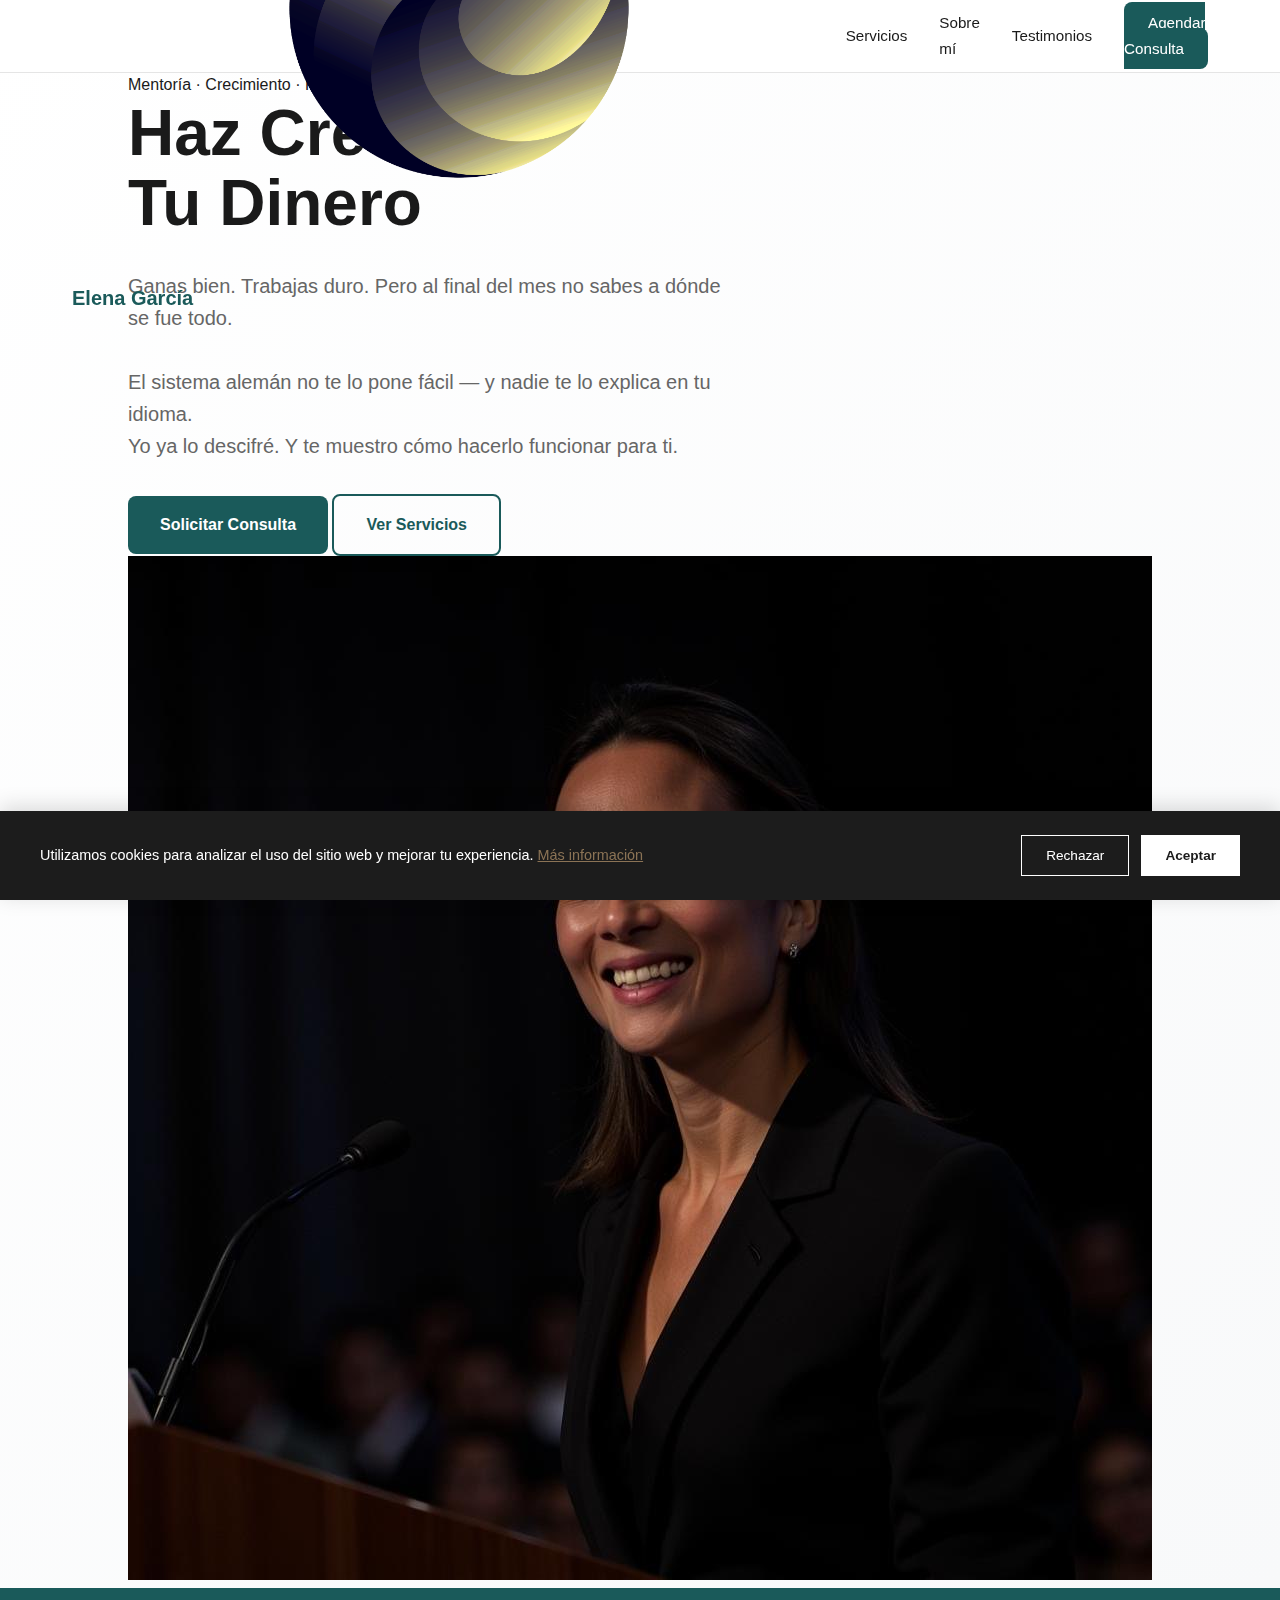
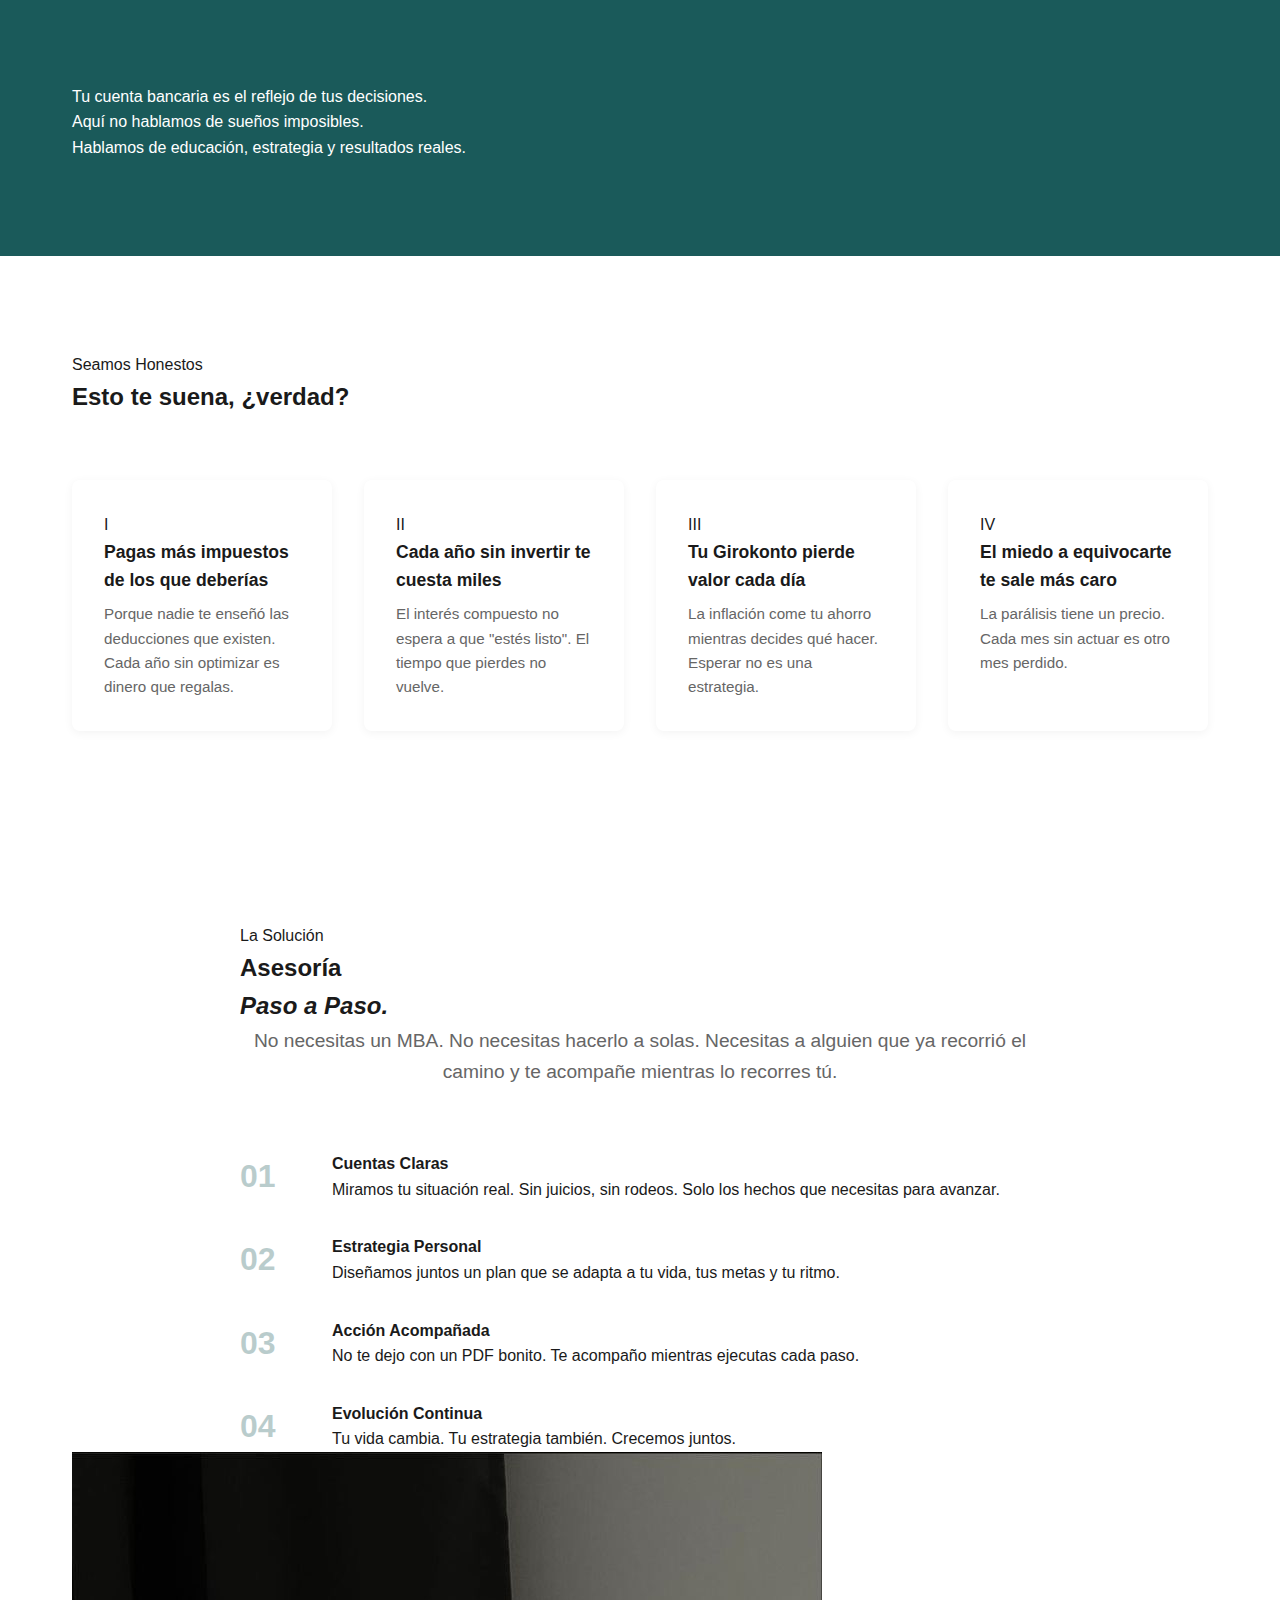
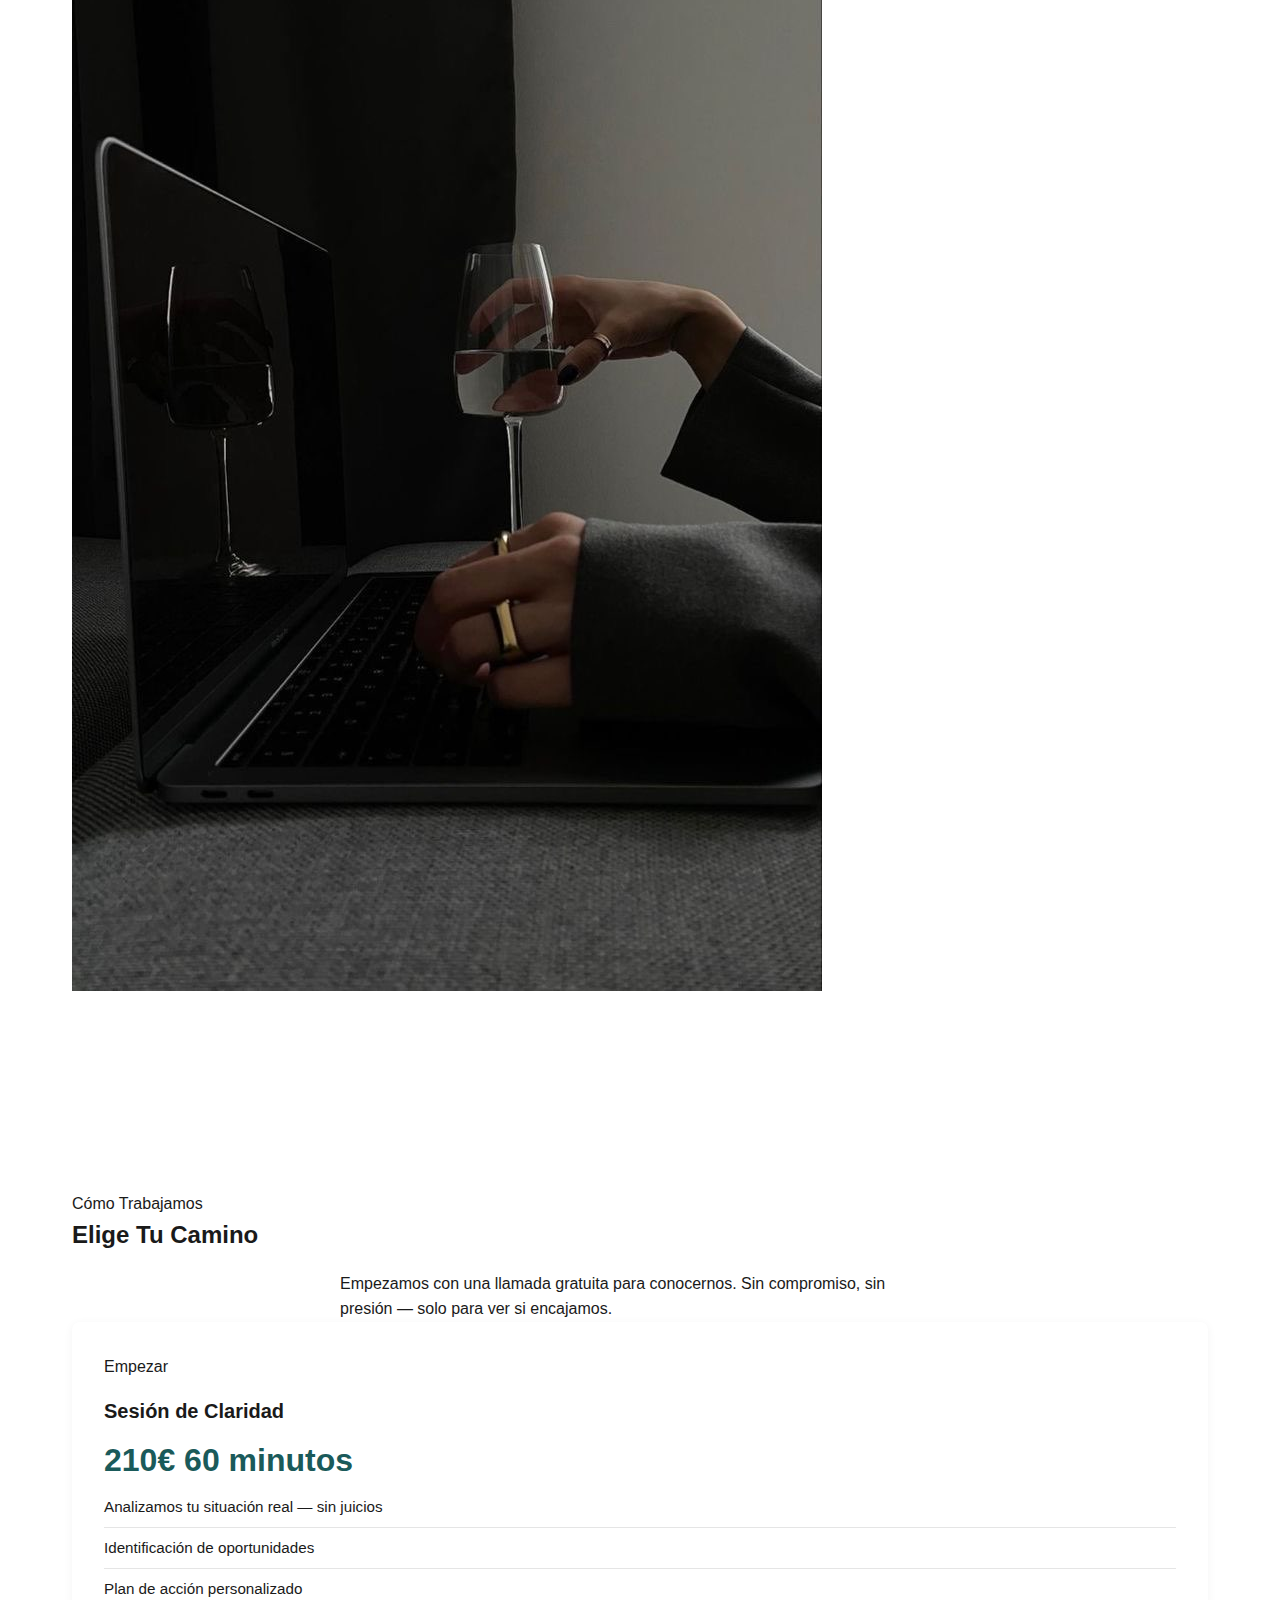
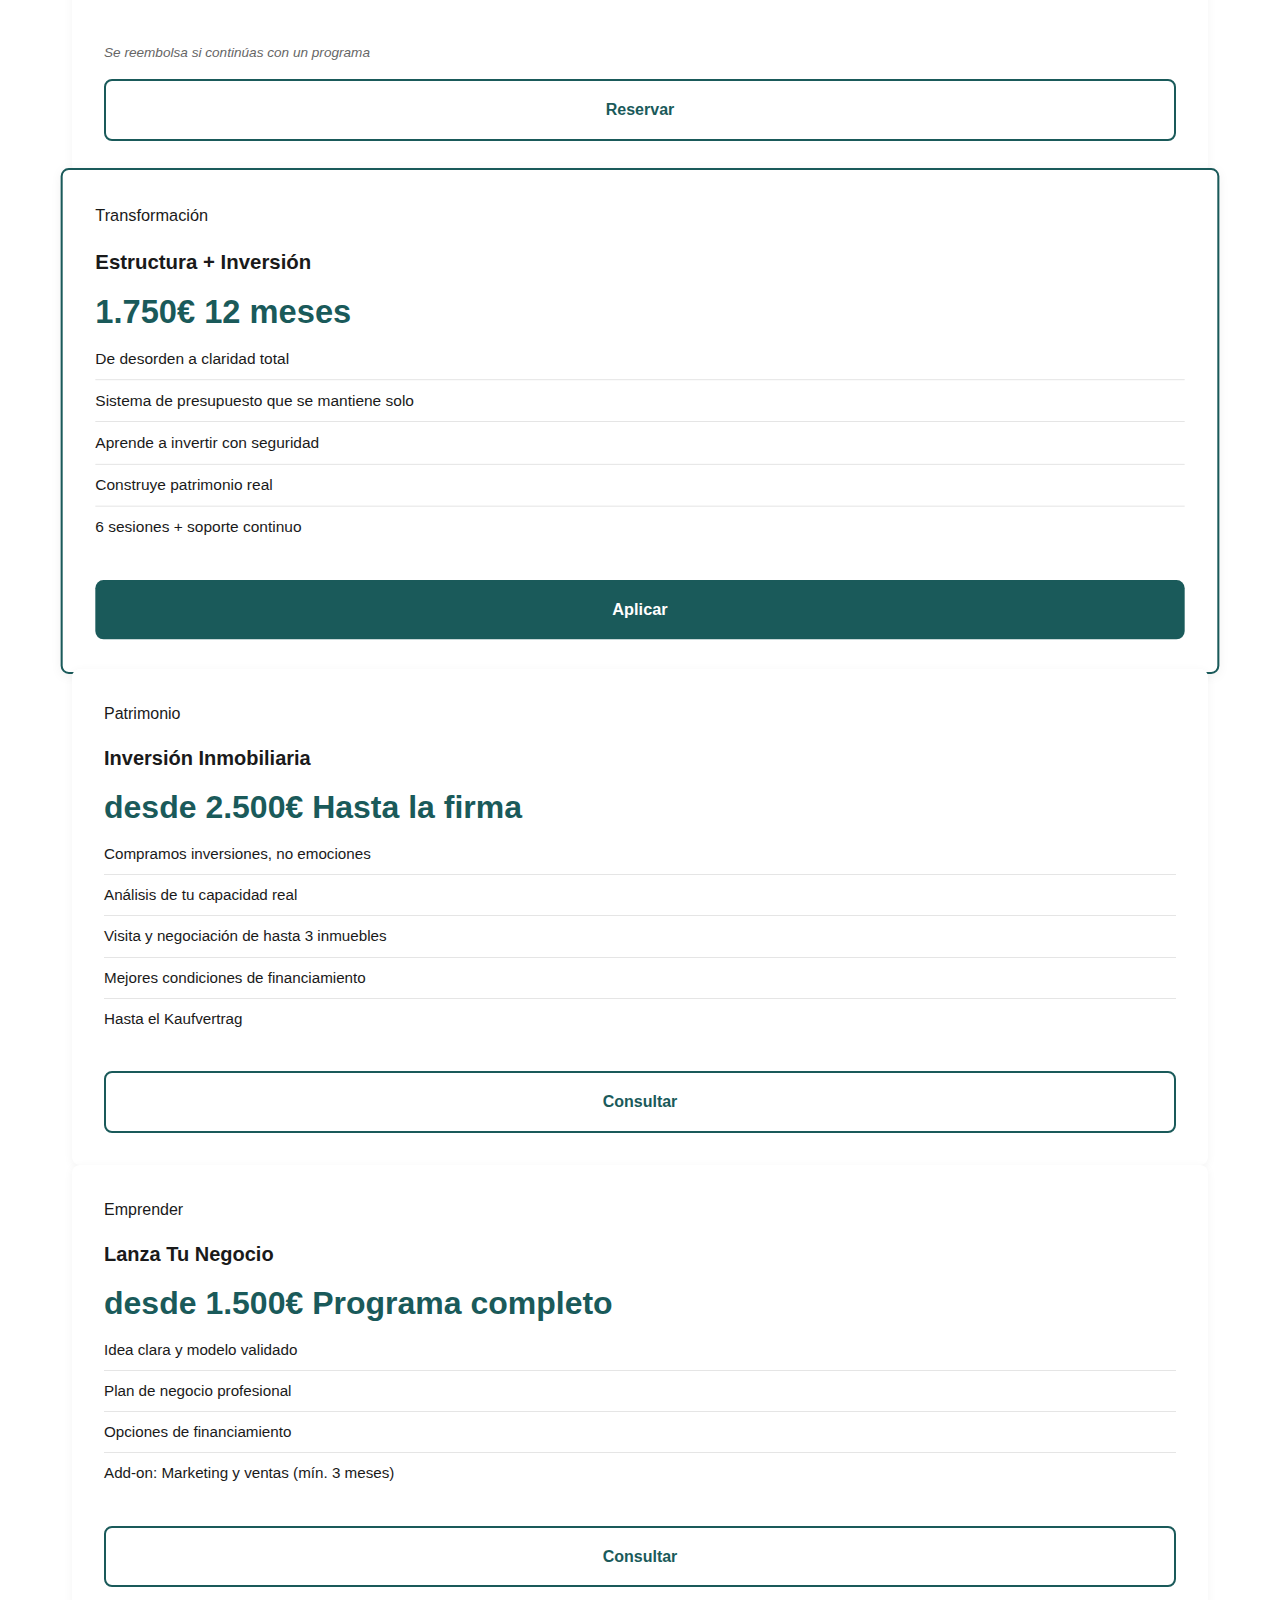
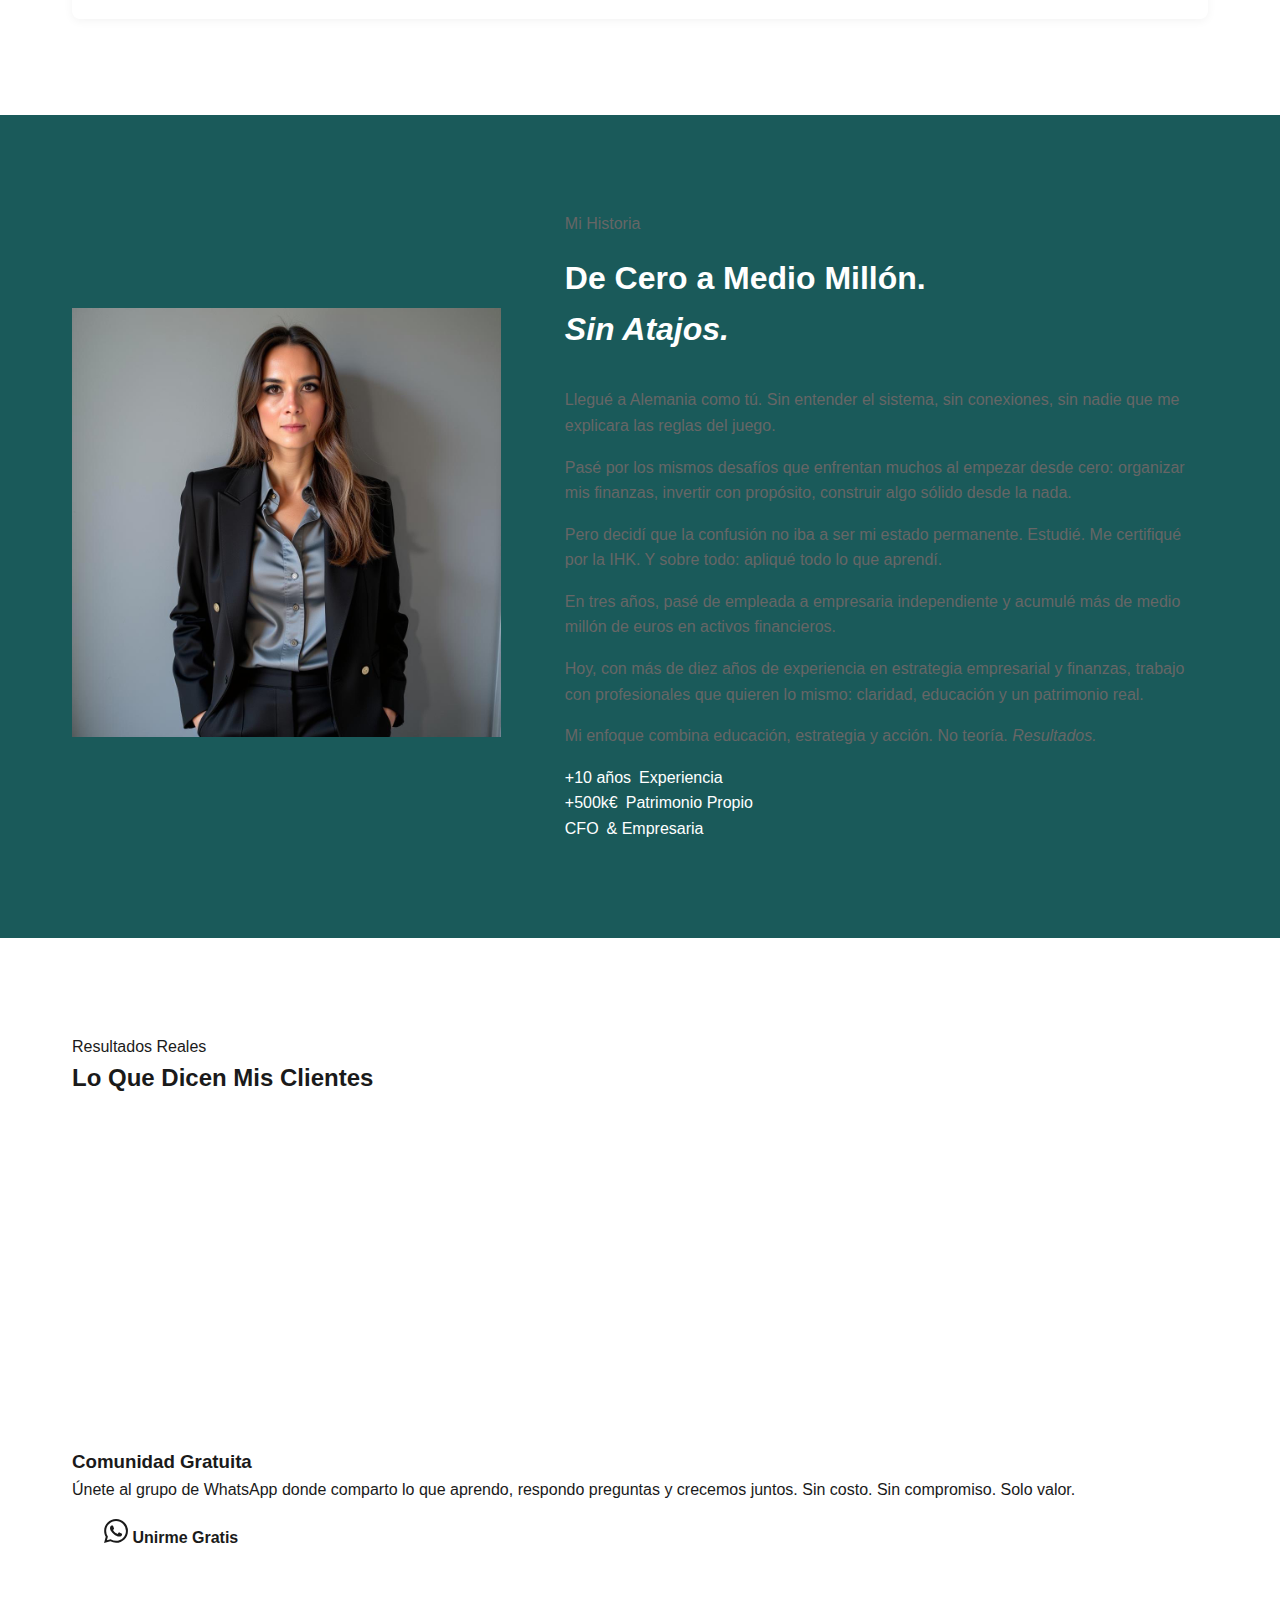
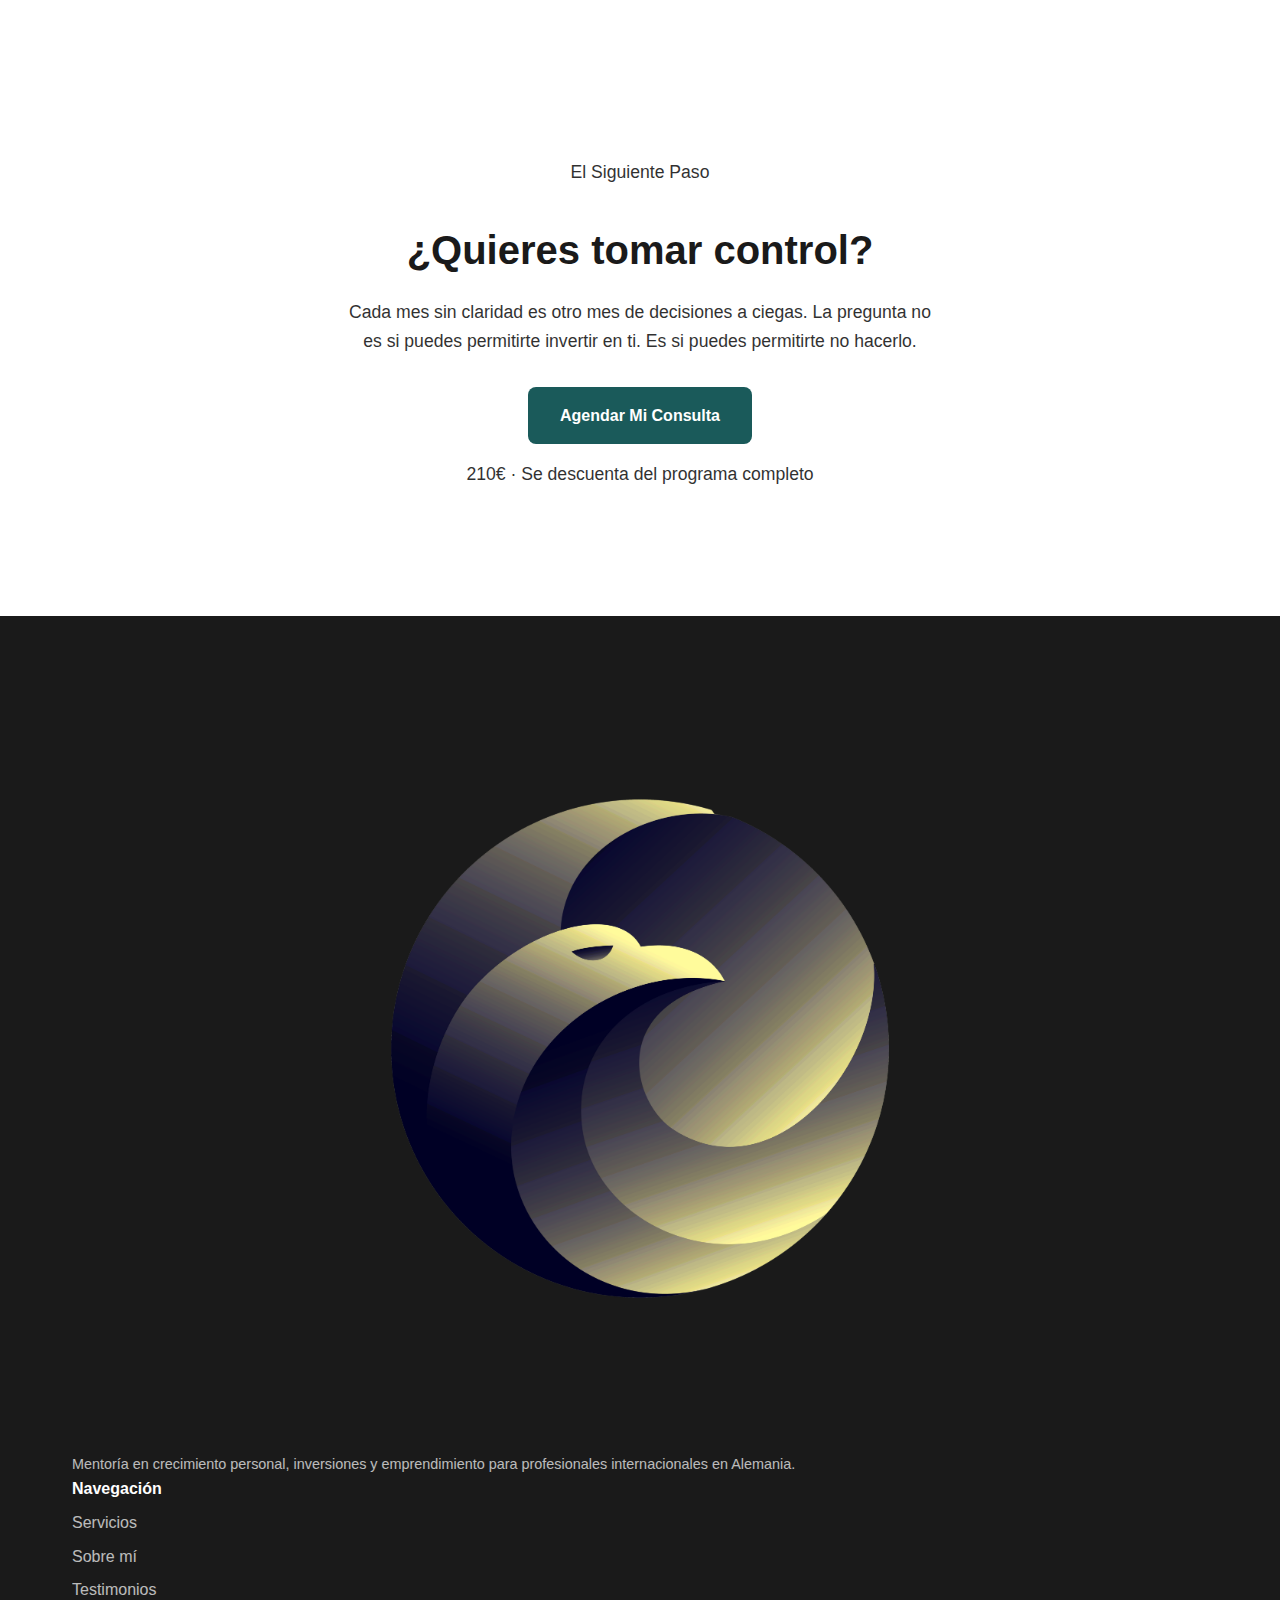
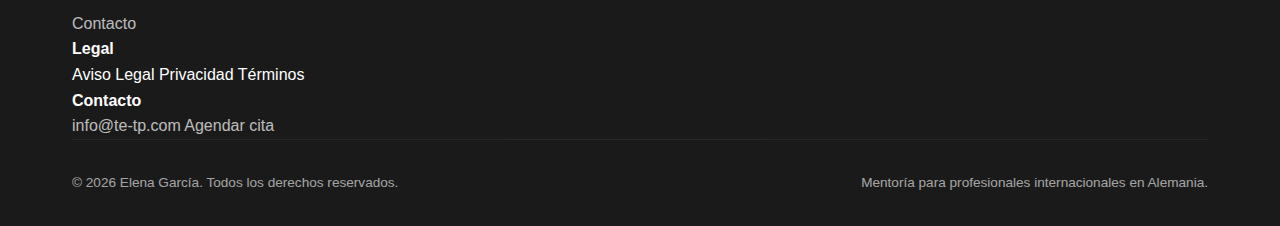
<file: index.html>
<!DOCTYPE html>
<html lang="es">
<head>
    <!-- Cookie Consent -->
    <script src="js/cookie-consent.js" defer></script>
    <meta charset="UTF-8">
    <meta name="viewport" content="width=device-width, initial-scale=1.0">
    <title>Elena García | Mentoría para Profesionales en Alemania</title>
    <meta name="description" content="Mentoría premium para profesionales internacionales en Alemania. Te acompaño a crecer, invertir y construir el futuro que mereces.">
    <link rel="preconnect" href="https://fonts.googleapis.com">
    <link rel="preconnect" href="https://fonts.gstatic.com" crossorigin>
    <link href="https://fonts.googleapis.com/css2?family=Cormorant+Garamond:ital,wght@0,400;0,500;0,600;0,700;1,400;1,500&family=Montserrat:wght@300;400;500;600&display=swap" rel="stylesheet">
    <link rel="stylesheet" href="styles.css">
</head>
<body>
    <!-- Navigation -->
    <nav class="nav">
        <div class="nav-container">
            <a href="#" class="nav-logo">
                <img src="images/logo.png" alt="Elena García" class="logo-img">
                <span>Elena García</span>
            </a>
            <button class="nav-toggle" aria-label="Menú">
                <span></span>
                <span></span>
            </button>
            <ul class="nav-menu">
                <li><a href="#servicios">Servicios</a></li>
                <li><a href="#sobre-mi">Sobre mí</a></li>
                <li><a href="#testimonios">Testimonios</a></li>
                <li><a href="#contacto" class="nav-cta">Agendar Consulta</a></li>
            </ul>
        </div>
    </nav>

    <!-- Hero Section -->
    <header class="hero">
        <div class="hero-bg"></div>
        <div class="container">
            <div class="hero-grid">
                <div class="hero-content">
                    <p class="hero-tagline">Mentoría · Crecimiento · Patrimonio</p>
                    <h1>Haz Crecer<br><span class="script-text">Tu Dinero</span></h1>
                    <p class="hero-subtitle">Ganas bien. Trabajas duro. Pero al final del mes no sabes a dónde se fue todo.<br><br>El sistema alemán no te lo pone fácil — y nadie te lo explica en tu idioma.<br><span class="ink-underline">Yo ya lo descifré.</span> Y te muestro cómo hacerlo funcionar para ti.</p>
                    <div class="hero-cta">
                        <a href="#contacto" class="btn btn-primary">Solicitar Consulta</a>
                        <a href="#servicios" class="btn btn-secondary">Ver Servicios</a>
                    </div>
                </div>
                <div class="hero-image">
                    <img src="images/elena-speaking.jpg" alt="Elena García - Educación Financiera">
                </div>
            </div>
        </div>
    </header>

    <!-- Philosophy Section -->
    <section class="section section-dark">
        <div class="container">
            <div class="philosophy">
                
                <blockquote>
                    Tu cuenta bancaria es el reflejo de tus decisiones.
                </blockquote>
                <p>Aquí no hablamos de sueños imposibles.<br>Hablamos de <span class="ink-highlight">educación, estrategia y resultados reales.</span></p>
            </div>
        </div>
    </section>

    <!-- Problem Section -->
    <section class="section" id="problema">
        <div class="container">
            <div class="section-header">
                <p class="section-label">Seamos Honestos</p>
                <h2>Esto te suena, ¿verdad?</h2>
            </div>
            <div class="problems-grid">
                <div class="problem-card">
                    <span class="problem-number">I</span>
                    <h3>Pagas más impuestos de los que deberías</h3>
                    <p>Porque nadie te enseñó las deducciones que existen. Cada año sin optimizar es dinero que regalas.</p>
                </div>
                <div class="problem-card">
                    <span class="problem-number">II</span>
                    <h3>Cada año sin invertir te cuesta miles</h3>
                    <p>El interés compuesto no espera a que "estés listo". El tiempo que pierdes no vuelve.</p>
                </div>
                <div class="problem-card">
                    <span class="problem-number">III</span>
                    <h3>Tu Girokonto pierde valor cada día</h3>
                    <p>La inflación come tu ahorro mientras decides qué hacer. Esperar no es una estrategia.</p>
                </div>
                <div class="problem-card">
                    <span class="problem-number">IV</span>
                    <h3>El miedo a equivocarte te sale más caro</h3>
                    <p>La parálisis tiene un precio. Cada mes sin actuar es otro mes perdido.</p>
                </div>
            </div>
        </div>
    </section>

    <!-- Solution Section -->
    <section class="section section-accent" id="solucion">
        <div class="container">
            <div class="solution-grid">
                <div class="solution-content">
                    <p class="section-label">La Solución</p>
                    <h2>Asesoría<br><em>Paso a Paso.</em></h2>
                    <p class="solution-intro">No necesitas un MBA. No necesitas hacerlo a solas. Necesitas a alguien que ya recorrió el camino y <span class="ink-highlight">te acompañe mientras lo recorres tú.</span></p>
                    
                    <div class="solution-steps">
                        <div class="step">
                            <span class="step-number">01</span>
                            <div>
                                <h4>Cuentas Claras</h4>
                                <p>Miramos tu situación real. Sin juicios, sin rodeos. Solo los hechos que necesitas para avanzar.</p>
                            </div>
                        </div>
                        <div class="step">
                            <span class="step-number">02</span>
                            <div>
                                <h4>Estrategia Personal</h4>
                                <p>Diseñamos juntos un plan que se adapta a tu vida, tus metas y tu ritmo.</p>
                            </div>
                        </div>
                        <div class="step">
                            <span class="step-number">03</span>
                            <div>
                                <h4>Acción Acompañada</h4>
                                <p>No te dejo con un PDF bonito. Te acompaño mientras ejecutas cada paso.</p>
                            </div>
                        </div>
                        <div class="step">
                            <span class="step-number">04</span>
                            <div>
                                <h4>Evolución Continua</h4>
                                <p>Tu vida cambia. Tu estrategia también. Crecemos juntos.</p>
                            </div>
                        </div>
                    </div>
                </div>
                <div class="solution-image">
                    <img src="images/laptop-wine.jpg" alt="Lifestyle - Elena García">
                </div>
            </div>
        </div>
    </section>

    <!-- Services Section -->
    <section class="section" id="servicios">
        <div class="container">
            <div class="section-header">
                <p class="section-label">Cómo Trabajamos</p>
                <h2>Elige Tu Camino</h2>
                <p style="max-width: 600px; margin: 1rem auto 0; color: var(--color-gray);">Empezamos con una llamada gratuita para conocernos. Sin compromiso, sin presión — solo para ver si encajamos.</p>
            </div>
            
            <div class="services-grid-2x2">
                <div class="service-card">
                    <span class="service-label">Empezar</span>
                    <h3>Sesión de Claridad</h3>
                    <div class="service-price">
                        <span class="price">210€</span>
                        <span class="duration">60 minutos</span>
                    </div>
                    <ul class="service-features">
                        <li>Analizamos tu situación real — sin juicios</li>
                        <li>Identificación de oportunidades</li>
                        <li>Plan de acción personalizado</li>
                    </ul>
                    <p class="service-note">Se reembolsa si continúas con un programa</p>
                    <a href="#contacto" class="btn btn-secondary">Reservar</a>
                </div>

                <div class="service-card featured">
                    <span class="service-label">Transformación</span>
                    <h3>Estructura + Inversión</h3>
                    <div class="service-price">
                        <span class="price">1.750€</span>
                        <span class="duration">12 meses</span>
                    </div>
                    <ul class="service-features">
                        <li>De desorden a claridad total</li>
                        <li>Sistema de presupuesto que se mantiene solo</li>
                        <li>Aprende a invertir con seguridad</li>
                        <li>Construye patrimonio real</li>
                        <li>6 sesiones + soporte continuo</li>
                    </ul>
                    <a href="#contacto" class="btn btn-primary">Aplicar</a>
                </div>

                <div class="service-card">
                    <span class="service-label">Patrimonio</span>
                    <h3>Inversión Inmobiliaria</h3>
                    <div class="service-price">
                        <span class="price">desde 2.500€</span>
                        <span class="duration">Hasta la firma</span>
                    </div>
                    <ul class="service-features">
                        <li>Compramos inversiones, no emociones</li>
                        <li>Análisis de tu capacidad real</li>
                        <li>Visita y negociación de hasta 3 inmuebles</li>
                        <li>Mejores condiciones de financiamiento</li>
                        <li>Hasta el Kaufvertrag</li>
                    </ul>
                    <a href="#contacto" class="btn btn-secondary">Consultar</a>
                </div>

                <div class="service-card">
                    <span class="service-label">Emprender</span>
                    <h3>Lanza Tu Negocio</h3>
                    <div class="service-price">
                        <span class="price">desde 1.500€</span>
                        <span class="duration">Programa completo</span>
                    </div>
                    <ul class="service-features">
                        <li>Idea clara y modelo validado</li>
                        <li>Plan de negocio profesional</li>
                        <li>Opciones de financiamiento</li>
                        <li>Add-on: Marketing y ventas (mín. 3 meses)</li>
                    </ul>
                    <a href="#contacto" class="btn btn-secondary">Consultar</a>
                </div>
            </div>
        </div>
    </section>

    <!-- About Section -->
    <section class="section section-dark" id="sobre-mi">
        <div class="container">
            <div class="about-grid">
                <div class="about-image">
                    <img src="images/elena-blazer.jpg" alt="Elena García">
                </div>
                <div class="about-content">
                    <p class="section-label">Mi Historia</p>
                    <h2>De Cero a Medio Millón.<br><em>Sin Atajos.</em></h2>
                    
                    <p>Llegué a Alemania como tú. Sin entender el sistema, sin conexiones, sin nadie que me explicara <span class="ink-underline">las reglas del juego.</span></p>
                    
                    <p>Pasé por los mismos desafíos que enfrentan muchos al empezar desde cero: organizar mis finanzas, invertir con propósito, construir algo sólido desde la nada.</p>
                    
                    <p>Pero decidí que la confusión no iba a ser mi estado permanente. Estudié. Me certifiqué por la IHK. Y sobre todo: <span class="ink-highlight">apliqué todo lo que aprendí.</span></p>
                    
                    <p class="highlight-text">En tres años, pasé de empleada a empresaria independiente y acumulé más de medio millón de euros en activos financieros.</p>
                    
                    <p>Hoy, con más de diez años de experiencia en estrategia empresarial y finanzas, trabajo con profesionales que quieren lo mismo: <span class="ink-underline">claridad, educación y un patrimonio real.</span></p>
                    
                    <p>Mi enfoque combina educación, estrategia y acción. No teoría. <em>Resultados.</em></p>
                    
                    <div class="credentials-list">
                        <div class="credential">
                            <span class="credential-title">+10 años</span>
                            <span class="credential-desc">Experiencia</span>
                        </div>
                        <div class="credential">
                            <span class="credential-title">+500k€</span>
                            <span class="credential-desc">Patrimonio Propio</span>
                        </div>
                        <div class="credential">
                            <span class="credential-title">CFO</span>
                            <span class="credential-desc">& Empresaria</span>
                        </div>
                    </div>
                </div>
            </div>
        </div>
    </section>

    <!-- Testimonials Section -->
    <section class="section" id="testimonios">
        <div class="container">
            <div class="section-header">
                <p class="section-label">Resultados Reales</p>
                <h2>Lo Que Dicen Mis Clientes</h2>
                <span class="ink-line center"></span>
            </div>
            
            <div class="testimonials-embed">
                <iframe id="testimonialto-43bd7984-4958-4c8e-8a8e-36bd036c9ba0" src="https://embed-v2.testimonial.to/carousel/all/business-communications-growth-strategies?id=43bd7984-4958-4c8e-8a8e-36bd036c9ba0" frameborder="0" scrolling="no" width="100%"></iframe>
                <script type="text/javascript" src="https://testimonial.to/js/iframeResizer.min.js"></script>
                <script type="text/javascript">iFrameResize({log: false, checkOrigin: false}, '#testimonialto-43bd7984-4958-4c8e-8a8e-36bd036c9ba0');</script>
            </div>
        </div>
    </section>

    <!-- WhatsApp Community -->
    <section class="section section-accent">
        <div class="container">
            <div class="community-box">
                <div class="community-content">
                    <h3>Comunidad Gratuita</h3>
                    <p>Únete al grupo de WhatsApp donde comparto lo que aprendo, respondo preguntas y crecemos juntos. <span class="ink-underline">Sin costo. Sin compromiso.</span> Solo valor.</p>
                </div>
                <a href="https://chat.whatsapp.com/HNrBVYAU3rxLSUDqp8bAma" class="btn btn-whatsapp" target="_blank" rel="noopener">
                    <svg width="24" height="24" viewBox="0 0 24 24" fill="currentColor"><path d="M17.472 14.382c-.297-.149-1.758-.867-2.03-.967-.273-.099-.471-.148-.67.15-.197.297-.767.966-.94 1.164-.173.199-.347.223-.644.075-.297-.15-1.255-.463-2.39-1.475-.883-.788-1.48-1.761-1.653-2.059-.173-.297-.018-.458.13-.606.134-.133.298-.347.446-.52.149-.174.198-.298.298-.497.099-.198.05-.371-.025-.52-.075-.149-.669-1.612-.916-2.207-.242-.579-.487-.5-.669-.51-.173-.008-.371-.01-.57-.01-.198 0-.52.074-.792.372-.272.297-1.04 1.016-1.04 2.479 0 1.462 1.065 2.875 1.213 3.074.149.198 2.096 3.2 5.077 4.487.709.306 1.262.489 1.694.625.712.227 1.36.195 1.871.118.571-.085 1.758-.719 2.006-1.413.248-.694.248-1.289.173-1.413-.074-.124-.272-.198-.57-.347m-5.421 7.403h-.004a9.87 9.87 0 01-5.031-1.378l-.361-.214-3.741.982.998-3.648-.235-.374a9.86 9.86 0 01-1.51-5.26c.001-5.45 4.436-9.884 9.888-9.884 2.64 0 5.122 1.03 6.988 2.898a9.825 9.825 0 012.893 6.994c-.003 5.45-4.437 9.884-9.885 9.884m8.413-18.297A11.815 11.815 0 0012.05 0C5.495 0 .16 5.335.157 11.892c0 2.096.547 4.142 1.588 5.945L.057 24l6.305-1.654a11.882 11.882 0 005.683 1.448h.005c6.554 0 11.89-5.335 11.893-11.893a11.821 11.821 0 00-3.48-8.413z"/></svg>
                    Unirme Gratis
                </a>
            </div>
        </div>
    </section>

    <!-- CTA Section -->
    <section class="section section-cta" id="contacto">
        <div class="container">
            <div class="cta-content">
                
                <p class="section-label">El Siguiente Paso</p>
                <h2>¿Quieres tomar control?</h2>
                <p>Cada mes sin claridad es otro mes de decisiones a ciegas. La pregunta no es si puedes permitirte <span class="ink-underline">invertir en ti.</span> Es si puedes permitirte no hacerlo.</p>
                <a href="https://calendly.com/info-i0c/new-meeting" class="btn btn-primary btn-large" target="_blank" rel="noopener">Agendar Mi Consulta</a>
                <p class="cta-note">210€ · Se descuenta del programa completo</p>
            </div>
        </div>
    </section>

    <!-- Footer -->
    <footer class="footer">
        <div class="container">
            <div class="footer-grid">
                <div class="footer-brand">
                    <img src="images/logo.png" alt="Elena García" class="footer-logo">
                    <p>Mentoría en crecimiento personal, inversiones y emprendimiento para profesionales internacionales en Alemania.</p>
                </div>
                <div class="footer-links">
                    <h4>Navegación</h4>
                    <a href="#servicios">Servicios</a>
                    <a href="#sobre-mi">Sobre mí</a>
                    <a href="#testimonios">Testimonios</a>
                    <a href="#contacto">Contacto</a>
                </div>
                <div class="footer-legal">
                    <h4>Legal</h4>
                    <a href="impressum.html">Aviso Legal</a>
                    <a href="datenschutz.html">Privacidad</a>
                    <a href="agb.html">Términos</a>
                </div>
                <div class="footer-contact">
                    <h4>Contacto</h4>
                    <a href="mailto:info@te-tp.com">info@te-tp.com</a>
                    <a href="https://calendly.com/info-i0c/new-meeting" target="_blank">Agendar cita</a>
                </div>
            </div>
            <div class="footer-bottom">
                <p>© 2026 Elena García. Todos los derechos reservados.</p>
                <p>Mentoría para profesionales internacionales en Alemania.</p>
            </div>
        </div>
    </footer>

    <script src="script.js"></script>
<!-- Cookie Banner -->
    <div id="cookie-banner" style="display: none; position: fixed; bottom: 0; left: 0; right: 0; background: #1C1C1C; color: white; padding: 1.5rem 2rem; z-index: 9999; box-shadow: 0 -4px 20px rgba(0,0,0,0.15);">
        <div style="max-width: 1200px; margin: 0 auto; display: flex; flex-wrap: wrap; align-items: center; justify-content: space-between; gap: 1rem;">
            <p style="margin: 0; flex: 1; min-width: 280px; font-size: 0.9rem; line-height: 1.6;">
                Utilizamos cookies para analizar el uso del sitio web y mejorar tu experiencia. 
                <a href="datenschutz.html" style="color: #8B7355; text-decoration: underline;">Más información</a>
            </p>
            <div style="display: flex; gap: 0.75rem;">
                <button onclick="cookieConsent.decline()" style="padding: 0.75rem 1.5rem; background: transparent; border: 1px solid white; color: white; cursor: pointer; font-size: 0.85rem;">Rechazar</button>
                <button onclick="cookieConsent.accept()" style="padding: 0.75rem 1.5rem; background: white; border: none; color: #1C1C1C; cursor: pointer; font-size: 0.85rem; font-weight: 600;">Aceptar</button>
            </div>
        </div>
    </div>
</body>
</html>
</file>
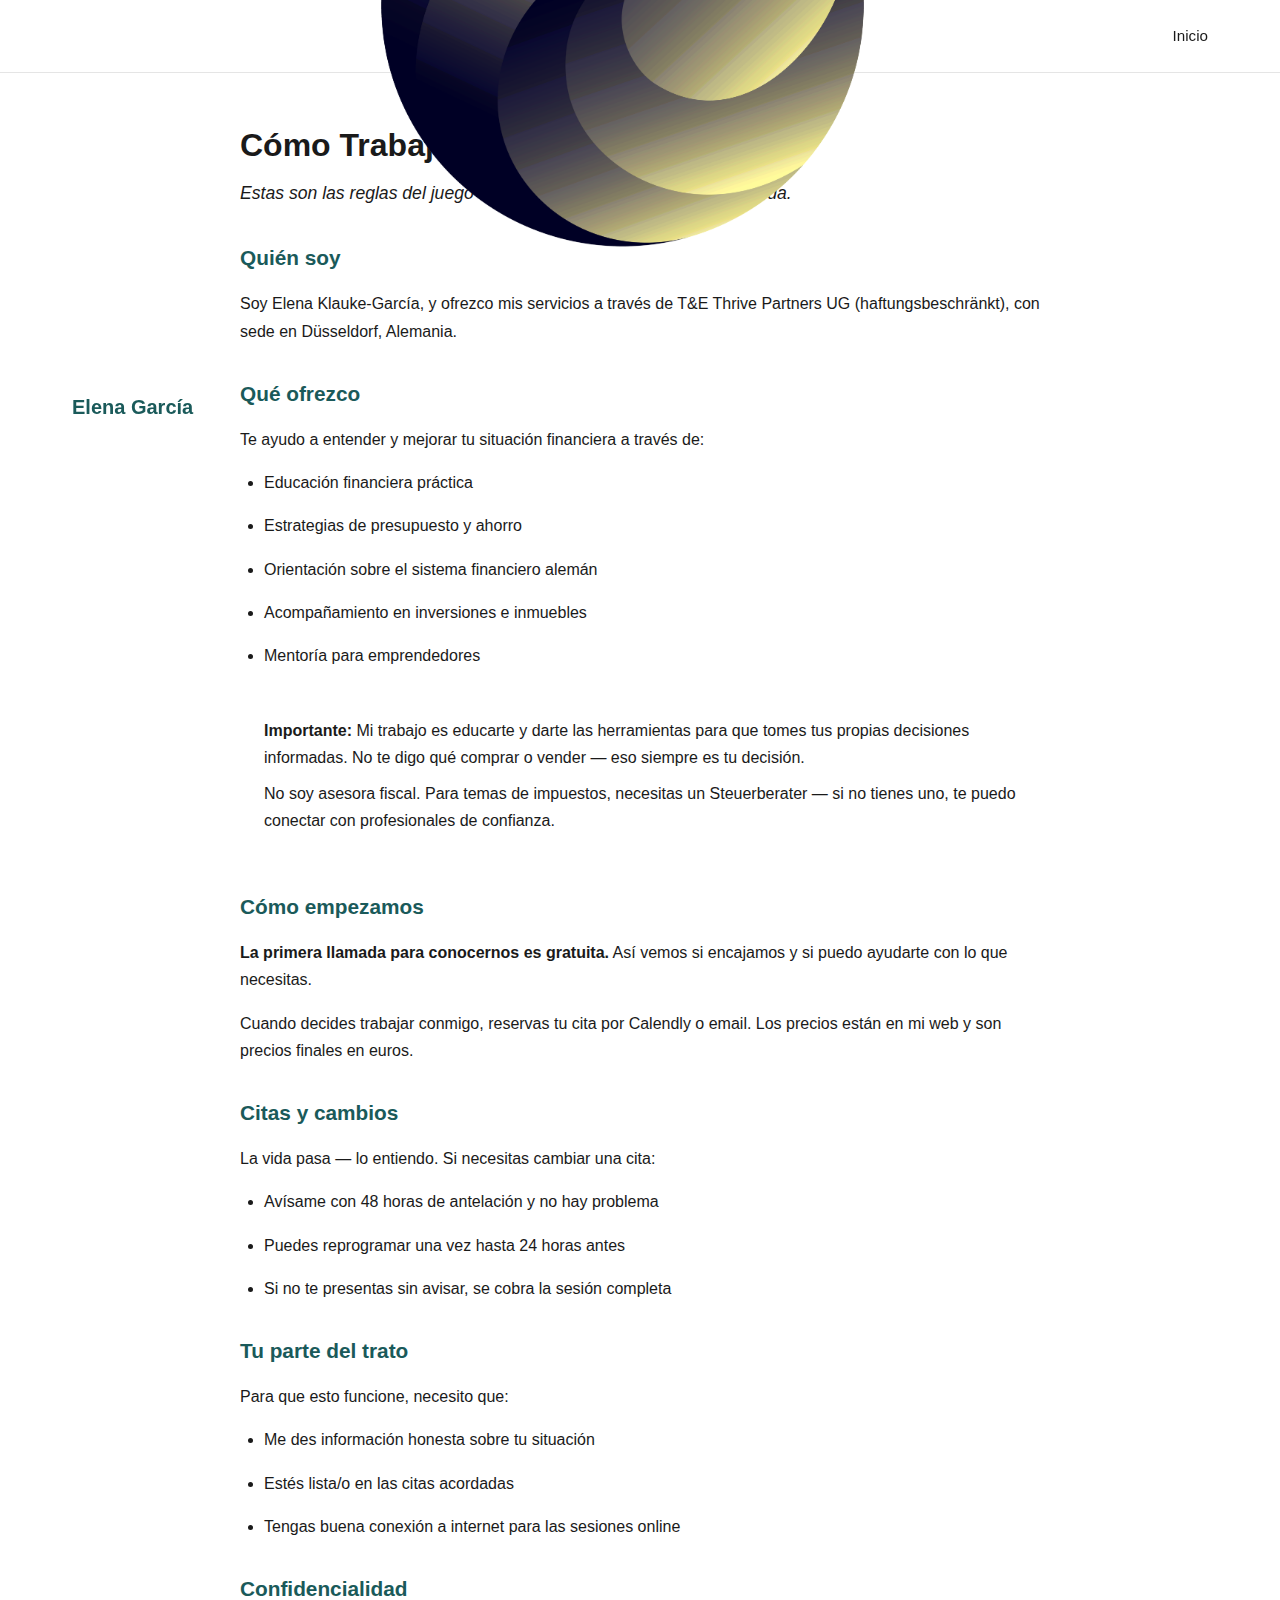
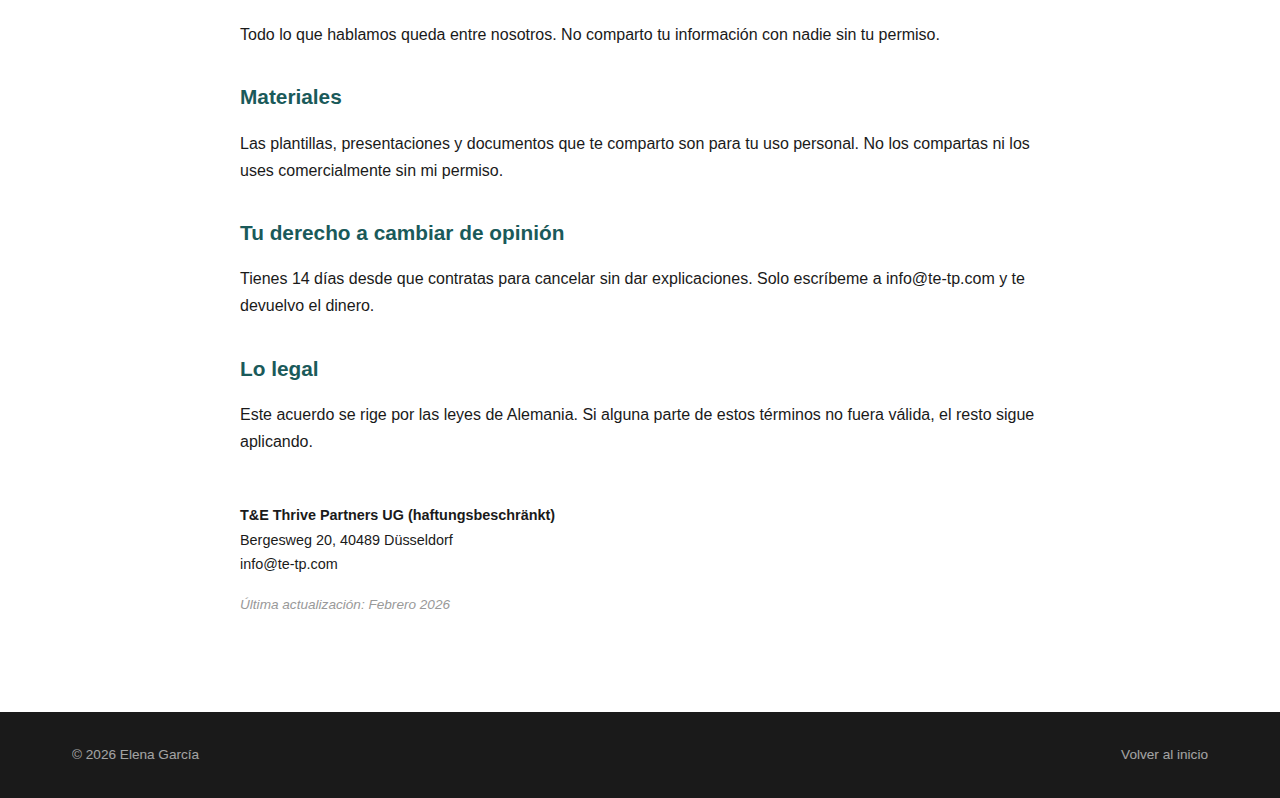
<file: agb.html>
<!DOCTYPE html>
<html lang="es">
<head>
    <!-- Microsoft Clarity -->
    <script type="text/javascript">
    (function(c,l,a,r,i,t,y){
        c[a]=c[a]||function(){(c[a].q=c[a].q||[]).push(arguments)};
        t=l.createElement(r);t.async=1;t.src="https://www.clarity.ms/tag/"+i;
        y=l.getElementsByTagName(r)[0];y.parentNode.insertBefore(t,y);
    })(window, document, "clarity", "script", "ve6pyqy11i");
    </script>
    <meta charset="UTF-8">
    <meta name="viewport" content="width=device-width, initial-scale=1.0">
    <title>Términos y Condiciones | Elena García</title>
    <link rel="preconnect" href="https://fonts.googleapis.com">
    <link rel="preconnect" href="https://fonts.gstatic.com" crossorigin>
    <link href="https://fonts.googleapis.com/css2?family=Cormorant+Garamond:wght@400;500;600&family=Montserrat:wght@300;400;500;600&display=swap" rel="stylesheet">
    <link rel="stylesheet" href="styles.css">
    <style>
        .legal-page { padding: 120px 0 80px; min-height: 100vh; }
        .legal-content { max-width: 800px; margin: 0 auto; }
        .legal-content h1 { margin-bottom: 0.5rem; }
        .legal-intro { font-size: 1.1rem; color: var(--color-gray); margin-bottom: 2.5rem; font-style: italic; }
        .legal-content h2 { font-size: 1.3rem; margin: 2rem 0 1rem; color: var(--color-primary); }
        .legal-content p, .legal-content li { margin-bottom: 1rem; color: var(--color-gray); line-height: 1.7; }
        .legal-content ul { padding-left: 1.5rem; margin-bottom: 1rem; list-style: disc; }
        .legal-content a { color: var(--color-primary); text-decoration: underline; }
        .legal-note { background: var(--color-cream); padding: 1.5rem; border-radius: 8px; margin: 1.5rem 0; }
        .legal-note p { margin-bottom: 0.5rem; }
        .legal-note p:last-child { margin-bottom: 0; }
    </style>
</head>
<body>
    <nav class="nav">
        <div class="nav-container">
            <a href="index.html" class="nav-logo">
                <img src="images/logo.png" alt="Elena García" class="logo-img">
                <span>Elena García</span>
            </a>
            <ul class="nav-menu">
                <li><a href="index.html">Inicio</a></li>
            </ul>
        </div>
    </nav>

    <main class="legal-page">
        <div class="container">
            <div class="legal-content">
                <h1>Cómo Trabajamos</h1>
                <p class="legal-intro">Estas son las reglas del juego — claras y sin letra pequeña escondida.</p>
                
                <h2>Quién soy</h2>
                <p>Soy Elena Klauke-García, y ofrezco mis servicios a través de T&E Thrive Partners UG (haftungsbeschränkt), con sede en Düsseldorf, Alemania.</p>
                
                <h2>Qué ofrezco</h2>
                <p>Te ayudo a entender y mejorar tu situación financiera a través de:</p>
                <ul>
                    <li>Educación financiera práctica</li>
                    <li>Estrategias de presupuesto y ahorro</li>
                    <li>Orientación sobre el sistema financiero alemán</li>
                    <li>Acompañamiento en inversiones e inmuebles</li>
                    <li>Mentoría para emprendedores</li>
                </ul>
                
                <div class="legal-note">
                    <p><strong>Importante:</strong> Mi trabajo es educarte y darte las herramientas para que tomes tus propias decisiones informadas. No te digo qué comprar o vender — eso siempre es tu decisión.</p>
                    <p>No soy asesora fiscal. Para temas de impuestos, necesitas un Steuerberater — si no tienes uno, te puedo conectar con profesionales de confianza.</p>
                </div>
                
                <h2>Cómo empezamos</h2>
                <p><strong>La primera llamada para conocernos es gratuita.</strong> Así vemos si encajamos y si puedo ayudarte con lo que necesitas.</p>
                <p>Cuando decides trabajar conmigo, reservas tu cita por Calendly o email. Los precios están en mi web y son precios finales en euros.</p>
                
                <h2>Citas y cambios</h2>
                <p>La vida pasa — lo entiendo. Si necesitas cambiar una cita:</p>
                <ul>
                    <li>Avísame con 48 horas de antelación y no hay problema</li>
                    <li>Puedes reprogramar una vez hasta 24 horas antes</li>
                    <li>Si no te presentas sin avisar, se cobra la sesión completa</li>
                </ul>
                
                <h2>Tu parte del trato</h2>
                <p>Para que esto funcione, necesito que:</p>
                <ul>
                    <li>Me des información honesta sobre tu situación</li>
                    <li>Estés lista/o en las citas acordadas</li>
                    <li>Tengas buena conexión a internet para las sesiones online</li>
                </ul>
                
                <h2>Confidencialidad</h2>
                <p>Todo lo que hablamos queda entre nosotros. No comparto tu información con nadie sin tu permiso.</p>
                
                <h2>Materiales</h2>
                <p>Las plantillas, presentaciones y documentos que te comparto son para tu uso personal. No los compartas ni los uses comercialmente sin mi permiso.</p>
                
                <h2>Tu derecho a cambiar de opinión</h2>
                <p>Tienes 14 días desde que contratas para cancelar sin dar explicaciones. Solo escríbeme a info@te-tp.com y te devuelvo el dinero.</p>
                
                <h2>Lo legal</h2>
                <p>Este acuerdo se rige por las leyes de Alemania. Si alguna parte de estos términos no fuera válida, el resto sigue aplicando.</p>
                
                <p style="margin-top: 3rem; font-size: 0.9rem;">
                    <strong>T&E Thrive Partners UG (haftungsbeschränkt)</strong><br>
                    Bergesweg 20, 40489 Düsseldorf<br>
                    info@te-tp.com
                </p>
                
                <p style="font-size: 0.85rem; color: #999;">
                    <em>Última actualización: Febrero 2026</em>
                </p>
            </div>
        </div>
    </main>

    <footer class="footer" style="padding: 2rem 0;">
        <div class="container">
            <div class="footer-bottom" style="border: none; padding: 0;">
                <p>© 2026 Elena García</p>
                <p><a href="index.html">Volver al inicio</a></p>
            </div>
        </div>
    </footer>
</body>
</html>
</file>
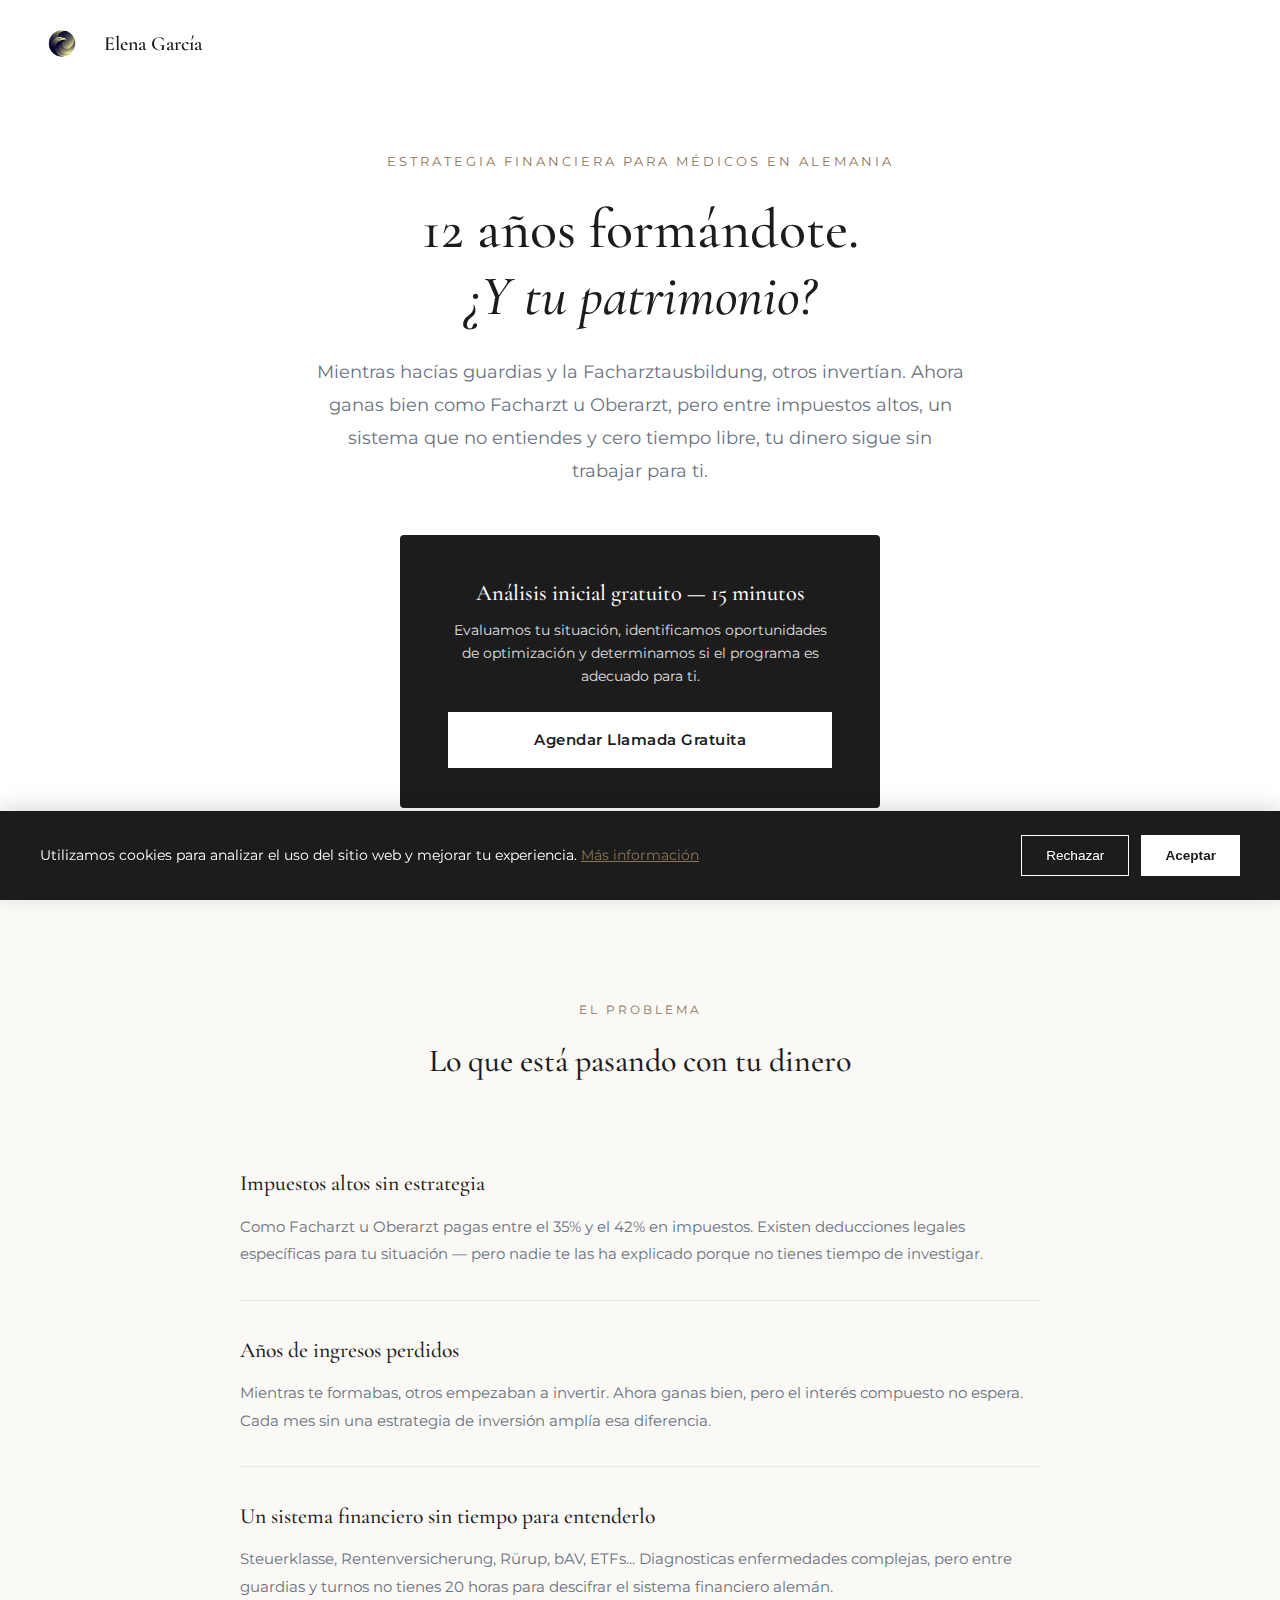
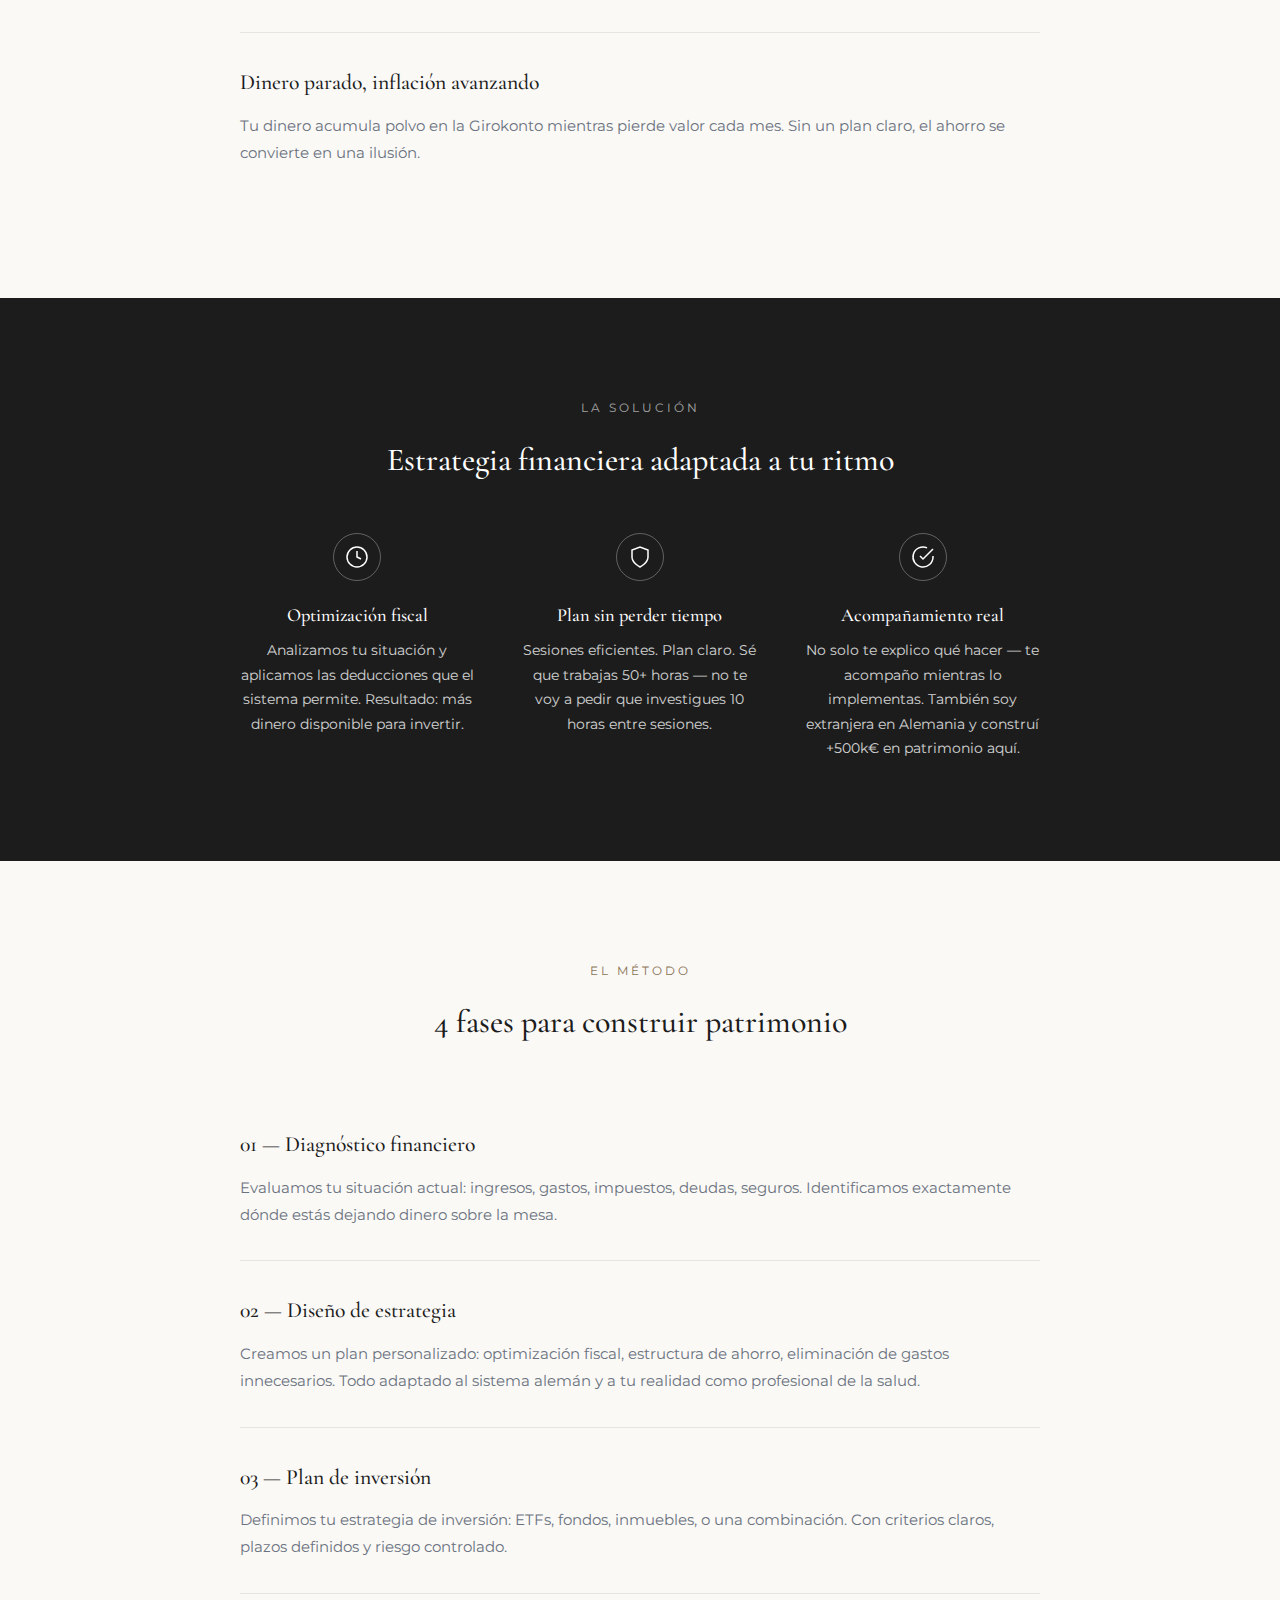
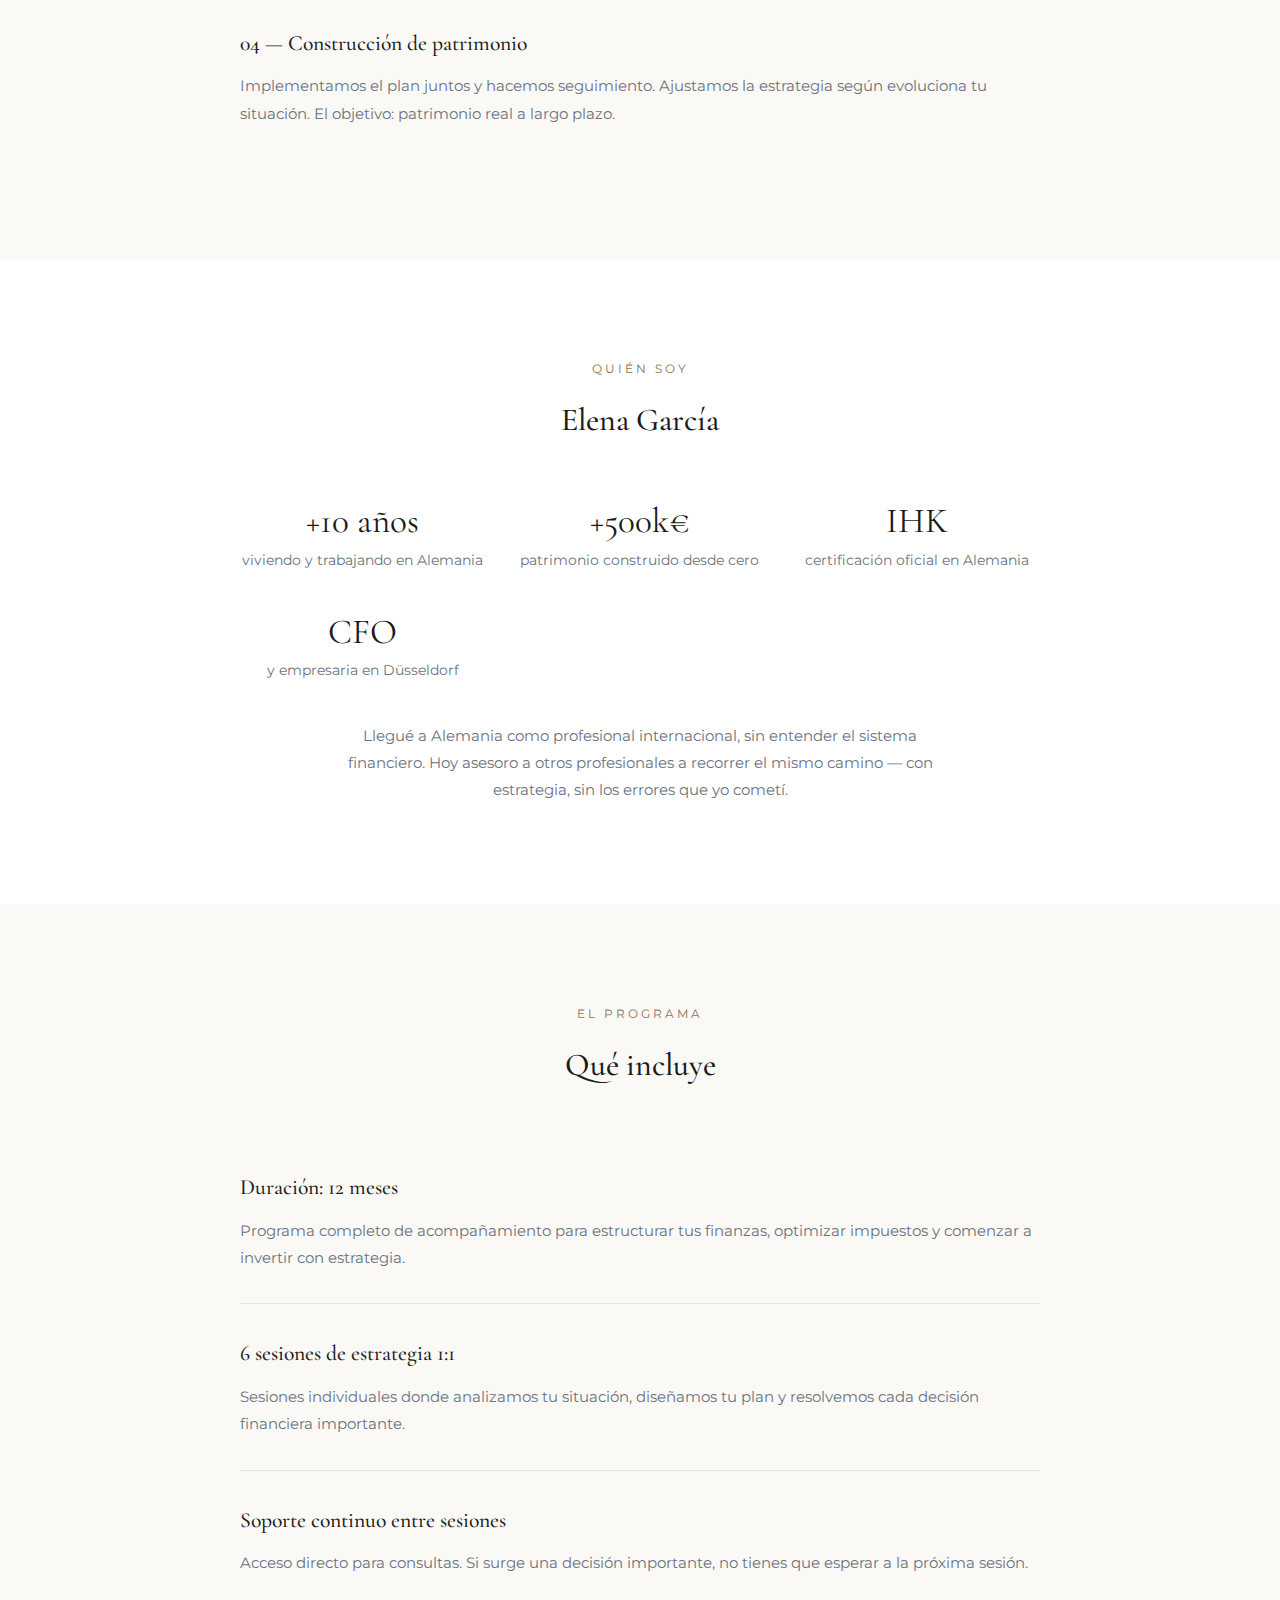
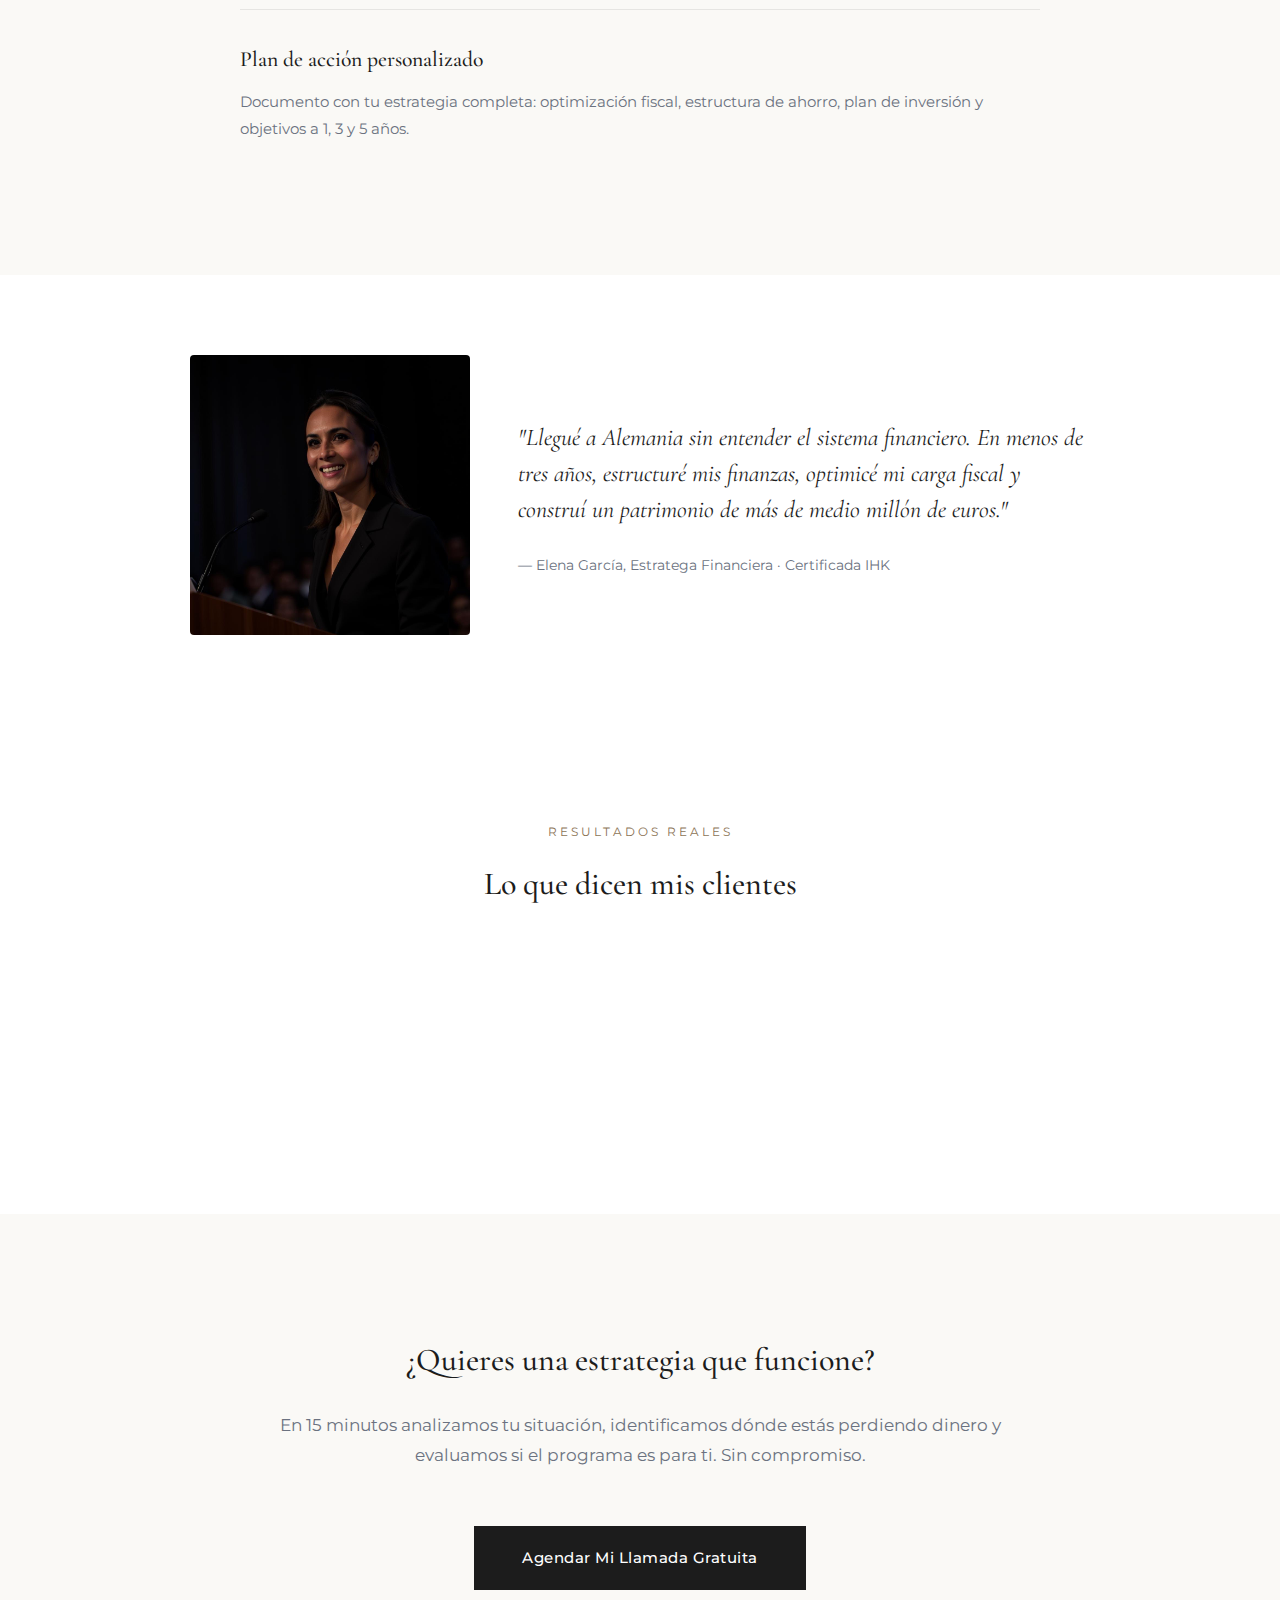
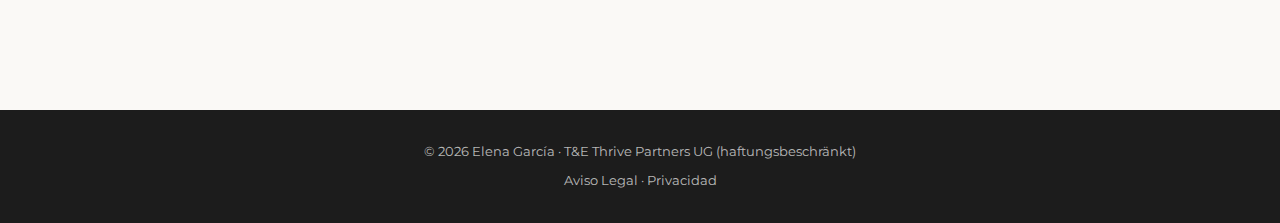
<file: doctores.html>
<!DOCTYPE html>
<html lang="es">
<head>
    <!-- Cookie Consent -->
    <script src="js/cookie-consent.js" defer></script>
    <meta charset="UTF-8">
    <meta name="viewport" content="width=device-width, initial-scale=1.0">
    <title>Para Médicos | Elena García</title>
    <meta name="description" content="Estrategia financiera para médicos en Alemania. Optimiza impuestos, estructura inversiones y construye patrimonio — sin sacrificar más tiempo.">
    <link rel="preconnect" href="https://fonts.googleapis.com">
    <link rel="preconnect" href="https://fonts.gstatic.com" crossorigin>
    <link href="https://fonts.googleapis.com/css2?family=Cormorant+Garamond:ital,wght@0,400;0,500;0,600;0,700;1,400;1,500&family=Montserrat:wght@300;400;500;600&display=swap" rel="stylesheet">
    <link rel="stylesheet" href="styles.css">
    <style>
        :root {
            --color-primary: #1C1C1C;
            --color-accent: #8B7355;
            --color-cream: #FAF9F6;
            --color-gray: #6b7280;
            --font-heading: 'Cormorant Garamond', serif;
            --font-body: 'Montserrat', sans-serif;
        }
        
        body {
            font-family: var(--font-body);
            color: var(--color-primary);
            line-height: 1.6;
        }
        
        .landing-nav {
            padding: 1.5rem 2rem;
            position: fixed;
            width: 100%;
            top: 0;
            z-index: 100;
            background: rgba(255,255,255,0.95);
            backdrop-filter: blur(10px);
            box-sizing: border-box;
        }
        .nav-logo {
            display: flex;
            align-items: center;
            gap: 0.75rem;
            text-decoration: none;
            color: var(--color-primary);
            font-family: var(--font-heading);
            font-size: 1.25rem;
        }
        .logo-img {
            height: 40px;
            width: auto;
        }
        
        .landing-hero {
            min-height: 100vh;
            display: flex;
            align-items: center;
            padding: 140px 2rem 80px;
            background: linear-gradient(rgba(255,255,255,0.92), rgba(255,255,255,0.95)), url('https://images.unsplash.com/photo-1579684385127-1ef15d508118?w=1600') center/cover no-repeat;
        }
        .landing-hero-content {
            max-width: 850px;
            margin: 0 auto;
            text-align: center;
        }
        .hero-label {
            text-transform: uppercase;
            letter-spacing: 3px;
            font-size: 0.8rem;
            color: var(--color-accent);
            margin-bottom: 1.5rem;
        }
        .landing-hero h1 {
            font-family: var(--font-heading);
            font-size: clamp(2.2rem, 5vw, 3.5rem);
            font-weight: 500;
            line-height: 1.2;
            margin-bottom: 1.5rem;
            color: var(--color-primary);
        }
        .landing-hero h1 em {
            font-style: italic;
        }
        .landing-hero .subtitle {
            font-size: 1.15rem;
            color: var(--color-gray);
            margin-bottom: 3rem;
            line-height: 1.8;
            max-width: 650px;
            margin-left: auto;
            margin-right: auto;
        }
        
        .landing-cta-box {
            background: var(--color-primary);
            color: white;
            padding: 2.5rem 3rem;
            border-radius: 4px;
            max-width: 480px;
            margin: 0 auto;
        }
        .landing-cta-box h3 {
            font-family: var(--font-heading);
            font-size: 1.4rem;
            margin-bottom: 0.5rem;
            font-weight: 500;
        }
        .landing-cta-box p {
            opacity: 0.85;
            margin-bottom: 1.5rem;
            font-size: 0.9rem;
        }
        .btn-landing {
            display: inline-block;
            background: white;
            color: var(--color-primary);
            width: 100%;
            padding: 1rem 2rem;
            font-weight: 600;
            text-decoration: none;
            text-align: center;
            font-size: 0.95rem;
            letter-spacing: 0.5px;
            transition: all 0.3s ease;
            box-sizing: border-box;
        }
        .btn-landing:hover {
            background: var(--color-cream);
        }
        
        .landing-section {
            padding: 100px 2rem;
        }
        .landing-section.cream {
            background: var(--color-cream);
        }
        .landing-section.dark {
            background: var(--color-primary);
            color: white;
        }
        .landing-container {
            max-width: 800px;
            margin: 0 auto;
        }
        
        .section-label {
            text-transform: uppercase;
            letter-spacing: 3px;
            font-size: 0.75rem;
            color: var(--color-accent);
            margin-bottom: 1rem;
            text-align: center;
        }
        .landing-section.dark .section-label {
            color: rgba(255,255,255,0.6);
        }
        .section-title {
            font-family: var(--font-heading);
            font-size: 2rem;
            font-weight: 500;
            text-align: center;
            margin-bottom: 3rem;
        }
        
        .pain-list {
            list-style: none;
            padding: 0;
            margin: 0;
        }
        .pain-item {
            padding: 2rem 0;
            border-bottom: 1px solid rgba(0,0,0,0.08);
        }
        .pain-item:last-child {
            border-bottom: none;
        }
        .pain-item h3 {
            font-family: var(--font-heading);
            font-size: 1.35rem;
            font-weight: 500;
            margin-bottom: 0.75rem;
            color: var(--color-primary);
        }
        .pain-item p {
            color: var(--color-gray);
            line-height: 1.8;
            font-size: 0.95rem;
        }
        
        .solution-grid {
            display: grid;
            grid-template-columns: repeat(3, 1fr);
            gap: 3rem;
            margin-top: 3rem;
        }
        @media (max-width: 768px) {
            .solution-grid {
                grid-template-columns: 1fr;
                gap: 2rem;
            }
        }
        .solution-item {
            text-align: center;
        }
        .solution-icon {
            width: 48px;
            height: 48px;
            margin: 0 auto 1.25rem;
            border: 1px solid rgba(255,255,255,0.3);
            border-radius: 50%;
            display: flex;
            align-items: center;
            justify-content: center;
        }
        .solution-icon svg {
            width: 24px;
            height: 24px;
            stroke: white;
            fill: none;
            stroke-width: 1.5;
        }
        .solution-item h4 {
            font-family: var(--font-heading);
            font-size: 1.15rem;
            font-weight: 500;
            margin-bottom: 0.5rem;
        }
        .solution-item p {
            opacity: 0.8;
            font-size: 0.9rem;
            line-height: 1.7;
        }
        
        .quote-section {
            padding: 80px 2rem;
            background: white;
        }
        .quote-grid {
            display: grid;
            grid-template-columns: 280px 1fr;
            gap: 3rem;
            align-items: center;
            max-width: 900px;
            margin: 0 auto;
        }
        @media (max-width: 768px) {
            .quote-grid {
                grid-template-columns: 1fr;
                text-align: center;
            }
            .quote-image {
                max-width: 250px;
                margin: 0 auto;
            }
        }
        .quote-image img {
            width: 100%;
            height: auto;
            border-radius: 4px;
        }
        .quote-content blockquote {
            font-family: var(--font-heading);
            font-size: 1.5rem;
            font-style: italic;
            color: var(--color-primary);
            margin: 0 0 1.5rem;
            line-height: 1.5;
        }
        .quote-content cite {
            color: var(--color-gray);
            font-size: 0.9rem;
            font-style: normal;
        }
        
        .final-cta {
            background: var(--color-cream);
            padding: 120px 2rem;
            text-align: center;
        }
        .final-cta h2 {
            font-family: var(--font-heading);
            font-size: 2rem;
            font-weight: 500;
            margin-bottom: 1.5rem;
            color: var(--color-primary);
        }
        .final-cta p {
            color: var(--color-gray);
            margin-bottom: 3.5rem;
            font-size: 1.05rem;
            line-height: 1.8;
        }
        .btn-primary-landing {
            display: inline-block;
            background: var(--color-primary);
            color: white;
            padding: 1.25rem 3rem;
            font-size: 0.95rem;
            font-weight: 500;
            text-decoration: none;
            letter-spacing: 0.5px;
            transition: all 0.3s ease;
        }
        .btn-primary-landing:hover {
            background: #333;
        }
        
        .landing-footer {
            background: var(--color-primary);
            color: rgba(255,255,255,0.7);
            padding: 2rem;
            text-align: center;
            font-size: 0.8rem;
        }
        .landing-footer a {
            color: rgba(255,255,255,0.7);
            text-decoration: none;
        }
        .landing-footer a:hover {
            color: white;
        }
    </style>
</head>
<body>
    <!-- Nav -->
    <nav class="landing-nav">
        <a href="#" class="nav-logo">
            <img src="images/logo.png" alt="Elena García" class="logo-img">
            <span>Elena García</span>
        </a>
    </nav>

    <!-- Hero -->
    <section class="landing-hero">
        <div class="landing-hero-content">
            <p class="hero-label">Estrategia Financiera para Médicos en Alemania</p>
            <h1>12 años formándote.<br><em>¿Y tu patrimonio?</em></h1>
            <p class="subtitle">Mientras hacías guardias y la Facharztausbildung, otros invertían. Ahora ganas bien como Facharzt u Oberarzt, pero entre impuestos altos, un sistema que no entiendes y cero tiempo libre, tu dinero sigue sin trabajar para ti.</p>
            
            <div class="landing-cta-box">
                <h3>Análisis inicial gratuito — 15 minutos</h3>
                <p>Evaluamos tu situación, identificamos oportunidades de optimización y determinamos si el programa es adecuado para ti.</p>
                <a href="https://calendly.com/info-i0c/new-meeting" class="btn-landing" target="_blank" rel="noopener">Agendar Llamada Gratuita</a>
            </div>
        </div>
    </section>

    <!-- Pain Section -->
    <section class="landing-section cream">
        <div class="landing-container">
            <p class="section-label">El Problema</p>
            <h2 class="section-title">Lo que está pasando con tu dinero</h2>
            
            <ul class="pain-list">
                <li class="pain-item">
                    <h3>Impuestos altos sin estrategia</h3>
                    <p>Como Facharzt u Oberarzt pagas entre el 35% y el 42% en impuestos. Existen deducciones legales específicas para tu situación — pero nadie te las ha explicado porque no tienes tiempo de investigar.</p>
                </li>
                <li class="pain-item">
                    <h3>Años de ingresos perdidos</h3>
                    <p>Mientras te formabas, otros empezaban a invertir. Ahora ganas bien, pero el interés compuesto no espera. Cada mes sin una estrategia de inversión amplía esa diferencia.</p>
                </li>
                <li class="pain-item">
                    <h3>Un sistema financiero sin tiempo para entenderlo</h3>
                    <p>Steuerklasse, Rentenversicherung, Rürup, bAV, ETFs... Diagnosticas enfermedades complejas, pero entre guardias y turnos no tienes 20 horas para descifrar el sistema financiero alemán.</p>
                </li>
                <li class="pain-item">
                    <h3>Dinero parado, inflación avanzando</h3>
                    <p>Tu dinero acumula polvo en la Girokonto mientras pierde valor cada mes. Sin un plan claro, el ahorro se convierte en una ilusión.</p>
                </li>
            </ul>
        </div>
    </section>

    <!-- Solution Section -->
    <section class="landing-section dark">
        <div class="landing-container">
            <p class="section-label">La Solución</p>
            <h2 class="section-title">Estrategia financiera adaptada a tu ritmo</h2>
            
            <div class="solution-grid">
                <div class="solution-item">
                    <div class="solution-icon">
                        <svg viewBox="0 0 24 24"><circle cx="12" cy="12" r="10"/><path d="M12 6v6l4 2"/></svg>
                    </div>
                    <h4>Optimización fiscal</h4>
                    <p>Analizamos tu situación y aplicamos las deducciones que el sistema permite. Resultado: más dinero disponible para invertir.</p>
                </div>
                <div class="solution-item">
                    <div class="solution-icon">
                        <svg viewBox="0 0 24 24"><path d="M12 22s8-4 8-10V5l-8-3-8 3v7c0 6 8 10 8 10z"/></svg>
                    </div>
                    <h4>Plan sin perder tiempo</h4>
                    <p>Sesiones eficientes. Plan claro. Sé que trabajas 50+ horas — no te voy a pedir que investigues 10 horas entre sesiones.</p>
                </div>
                <div class="solution-item">
                    <div class="solution-icon">
                        <svg viewBox="0 0 24 24"><path d="M22 11.08V12a10 10 0 1 1-5.93-9.14"/><polyline points="22 4 12 14.01 9 11.01"/></svg>
                    </div>
                    <h4>Acompañamiento real</h4>
                    <p>No solo te explico qué hacer — te acompaño mientras lo implementas. También soy extranjera en Alemania y construí +500k€ en patrimonio aquí.</p>
                </div>
            </div>
        </div>
    </section>

    <!-- Method -->
    <section class="landing-section cream">
        <div class="landing-container">
            <p class="section-label">El Método</p>
            <h2 class="section-title">4 fases para construir patrimonio</h2>
            
            <ul class="pain-list">
                <li class="pain-item">
                    <h3>01 — Diagnóstico financiero</h3>
                    <p>Evaluamos tu situación actual: ingresos, gastos, impuestos, deudas, seguros. Identificamos exactamente dónde estás dejando dinero sobre la mesa.</p>
                </li>
                <li class="pain-item">
                    <h3>02 — Diseño de estrategia</h3>
                    <p>Creamos un plan personalizado: optimización fiscal, estructura de ahorro, eliminación de gastos innecesarios. Todo adaptado al sistema alemán y a tu realidad como profesional de la salud.</p>
                </li>
                <li class="pain-item">
                    <h3>03 — Plan de inversión</h3>
                    <p>Definimos tu estrategia de inversión: ETFs, fondos, inmuebles, o una combinación. Con criterios claros, plazos definidos y riesgo controlado.</p>
                </li>
                <li class="pain-item">
                    <h3>04 — Construcción de patrimonio</h3>
                    <p>Implementamos el plan juntos y hacemos seguimiento. Ajustamos la estrategia según evoluciona tu situación. El objetivo: patrimonio real a largo plazo.</p>
                </li>
            </ul>
        </div>
    </section>

    <!-- Authority -->
    <section class="landing-section">
        <div class="landing-container" style="text-align: center;">
            <p class="section-label">Quién soy</p>
            <h2 class="section-title">Elena García</h2>
            <div style="display: grid; grid-template-columns: repeat(auto-fit, minmax(200px, 1fr)); gap: 2rem; margin-top: 2rem;">
                <div>
                    <p style="font-family: var(--font-heading); font-size: 2.2rem; color: var(--color-primary); margin: 0;">+10 años</p>
                    <p style="color: var(--color-gray); font-size: 0.85rem;">viviendo y trabajando en Alemania</p>
                </div>
                <div>
                    <p style="font-family: var(--font-heading); font-size: 2.2rem; color: var(--color-primary); margin: 0;">+500k€</p>
                    <p style="color: var(--color-gray); font-size: 0.85rem;">patrimonio construido desde cero</p>
                </div>
                <div>
                    <p style="font-family: var(--font-heading); font-size: 2.2rem; color: var(--color-primary); margin: 0;">IHK</p>
                    <p style="color: var(--color-gray); font-size: 0.85rem;">certificación oficial en Alemania</p>
                </div>
                <div>
                    <p style="font-family: var(--font-heading); font-size: 2.2rem; color: var(--color-primary); margin: 0;">CFO</p>
                    <p style="color: var(--color-gray); font-size: 0.85rem;">y empresaria en Düsseldorf</p>
                </div>
            </div>
            <p style="color: var(--color-gray); max-width: 600px; margin: 2.5rem auto 0; line-height: 1.8; font-size: 0.95rem;">Llegué a Alemania como profesional internacional, sin entender el sistema financiero. Hoy asesoro a otros profesionales a recorrer el mismo camino — con estrategia, sin los errores que yo cometí.</p>
        </div>
    </section>

    <!-- Offer Details -->
    <section class="landing-section cream">
        <div class="landing-container">
            <p class="section-label">El Programa</p>
            <h2 class="section-title">Qué incluye</h2>
            
            <ul class="pain-list">
                <li class="pain-item">
                    <h3>Duración: 12 meses</h3>
                    <p>Programa completo de acompañamiento para estructurar tus finanzas, optimizar impuestos y comenzar a invertir con estrategia.</p>
                </li>
                <li class="pain-item">
                    <h3>6 sesiones de estrategia 1:1</h3>
                    <p>Sesiones individuales donde analizamos tu situación, diseñamos tu plan y resolvemos cada decisión financiera importante.</p>
                </li>
                <li class="pain-item">
                    <h3>Soporte continuo entre sesiones</h3>
                    <p>Acceso directo para consultas. Si surge una decisión importante, no tienes que esperar a la próxima sesión.</p>
                </li>
                <li class="pain-item">
                    <h3>Plan de acción personalizado</h3>
                    <p>Documento con tu estrategia completa: optimización fiscal, estructura de ahorro, plan de inversión y objetivos a 1, 3 y 5 años.</p>
                </li>
            </ul>
        </div>
    </section>

    <!-- Quote -->
    <section class="quote-section">
        <div class="quote-grid">
            <div class="quote-image">
                <img src="images/elena-speaking.jpg" alt="Elena García">
            </div>
            <div class="quote-content">
                <blockquote>"Llegué a Alemania sin entender el sistema financiero. En menos de tres años, estructuré mis finanzas, optimicé mi carga fiscal y construí un patrimonio de más de medio millón de euros."</blockquote>
                <cite>— Elena García, Estratega Financiera · Certificada IHK</cite>
            </div>
        </div>
    </section>

    <!-- Social Proof -->
    <section class="landing-section">
        <div class="landing-container">
            <p class="section-label">Resultados Reales</p>
            <h2 class="section-title">Lo que dicen mis clientes</h2>
            
            <div class="testimonials-embed" style="margin-top: 2rem;">
                <iframe id="testimonialto-doctores" src="https://embed-v2.testimonial.to/carousel/all/business-communications-growth-strategies?id=43bd7984-4958-4c8e-8a8e-36bd036c9ba0" frameborder="0" scrolling="no" width="100%"></iframe>
                <script type="text/javascript" src="https://testimonial.to/js/iframeResizer.min.js"></script>
                <script type="text/javascript">iFrameResize({log: false, checkOrigin: false}, '#testimonialto-doctores');</script>
            </div>
            
            
        </div>
    </section>

    <!-- Final CTA -->
    <section class="final-cta">
        <div class="landing-container">
            <h2>¿Quieres una estrategia que funcione?</h2>
            <p>En 15 minutos analizamos tu situación, identificamos dónde estás perdiendo dinero y evaluamos si el programa es para ti. Sin compromiso.</p>
            <a href="https://calendly.com/info-i0c/new-meeting" class="btn-primary-landing" target="_blank" rel="noopener">Agendar Mi Llamada Gratuita</a>
        </div>
    </section>

    <!-- Footer -->
    <footer class="landing-footer">
        <p>© 2026 Elena García · T&E Thrive Partners UG (haftungsbeschränkt)</p>
        <p style="margin-top: 0.5rem;"><a href="impressum.html">Aviso Legal</a> · <a href="datenschutz.html">Privacidad</a></p>
    </footer>
<!-- Cookie Banner -->
    <div id="cookie-banner" style="display: none; position: fixed; bottom: 0; left: 0; right: 0; background: #1C1C1C; color: white; padding: 1.5rem 2rem; z-index: 9999; box-shadow: 0 -4px 20px rgba(0,0,0,0.15);">
        <div style="max-width: 1200px; margin: 0 auto; display: flex; flex-wrap: wrap; align-items: center; justify-content: space-between; gap: 1rem;">
            <p style="margin: 0; flex: 1; min-width: 280px; font-size: 0.9rem; line-height: 1.6;">
                Utilizamos cookies para analizar el uso del sitio web y mejorar tu experiencia. 
                <a href="datenschutz.html" style="color: #8B7355; text-decoration: underline;">Más información</a>
            </p>
            <div style="display: flex; gap: 0.75rem;">
                <button onclick="cookieConsent.decline()" style="padding: 0.75rem 1.5rem; background: transparent; border: 1px solid white; color: white; cursor: pointer; font-size: 0.85rem;">Rechazar</button>
                <button onclick="cookieConsent.accept()" style="padding: 0.75rem 1.5rem; background: white; border: none; color: #1C1C1C; cursor: pointer; font-size: 0.85rem; font-weight: 600;">Aceptar</button>
            </div>
        </div>
    </div>
</body>
</html>
</file>
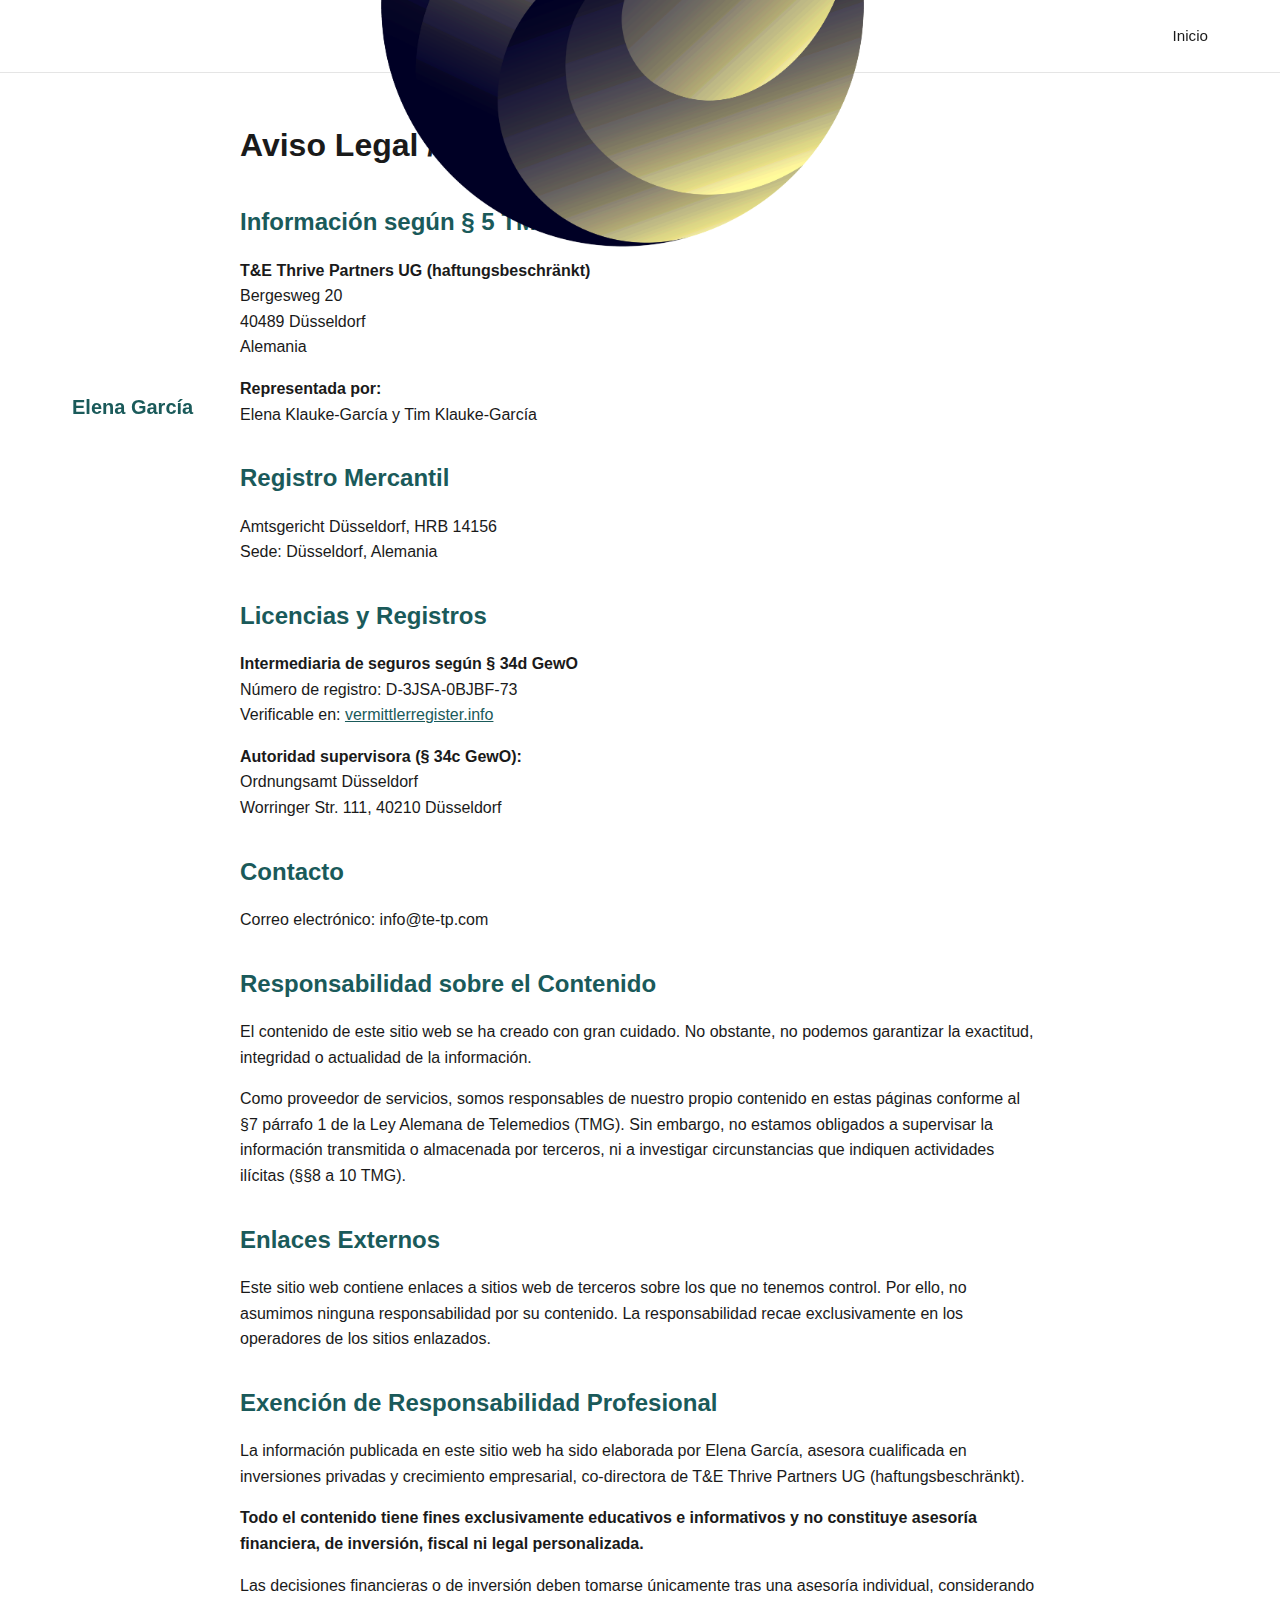
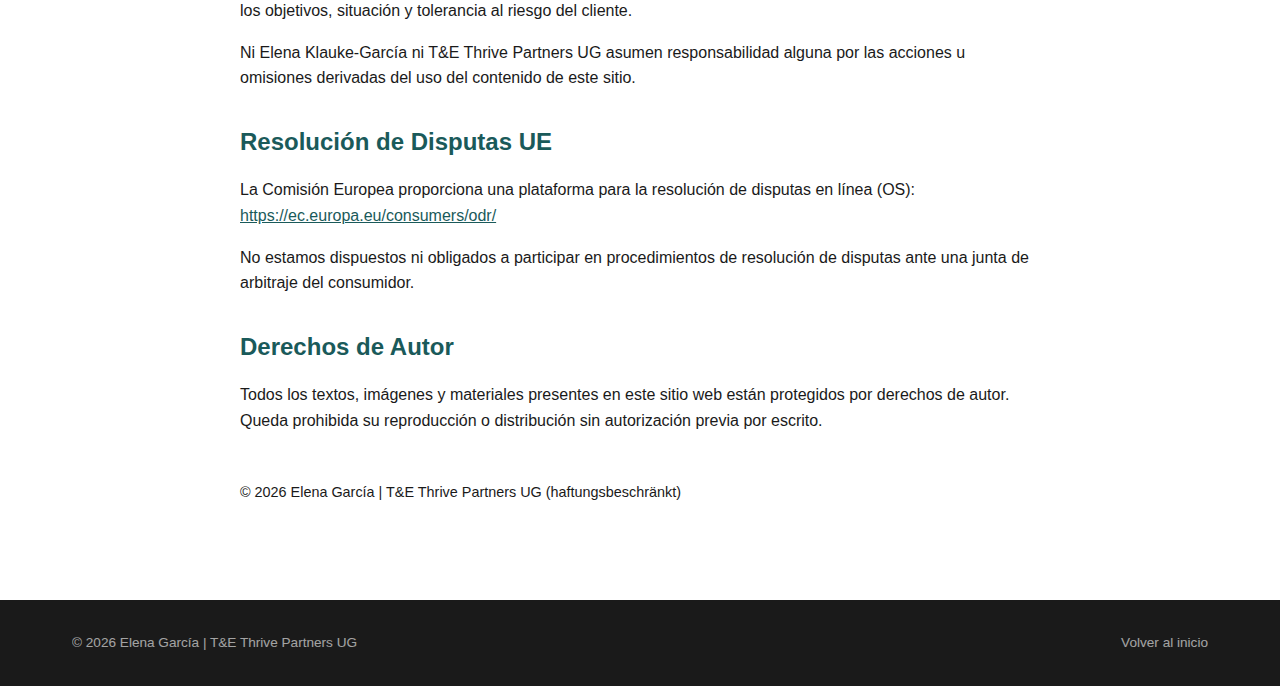
<file: impressum.html>
<!DOCTYPE html>
<html lang="es">
<head>
    <!-- Microsoft Clarity -->
    <script type="text/javascript">
    (function(c,l,a,r,i,t,y){
        c[a]=c[a]||function(){(c[a].q=c[a].q||[]).push(arguments)};
        t=l.createElement(r);t.async=1;t.src="https://www.clarity.ms/tag/"+i;
        y=l.getElementsByTagName(r)[0];y.parentNode.insertBefore(t,y);
    })(window, document, "clarity", "script", "ve6pyqy11i");
    </script>
    <meta charset="UTF-8">
    <meta name="viewport" content="width=device-width, initial-scale=1.0">
    <title>Aviso Legal | Elena García</title>
    <link rel="preconnect" href="https://fonts.googleapis.com">
    <link rel="preconnect" href="https://fonts.gstatic.com" crossorigin>
    <link href="https://fonts.googleapis.com/css2?family=Cormorant+Garamond:wght@400;500;600&family=Montserrat:wght@300;400;500;600&display=swap" rel="stylesheet">
    <link rel="stylesheet" href="styles.css">
    <style>
        .legal-page { padding: 120px 0 80px; min-height: 100vh; }
        .legal-content { max-width: 800px; margin: 0 auto; }
        .legal-content h1 { margin-bottom: 2rem; }
        .legal-content h2 { font-size: 1.5rem; margin: 2rem 0 1rem; color: var(--color-primary); }
        .legal-content h3 { font-size: 1.1rem; margin: 1.5rem 0 0.5rem; font-family: var(--font-body); }
        .legal-content p, .legal-content li { margin-bottom: 1rem; color: var(--color-gray); }
        .legal-content ul { padding-left: 1.5rem; list-style: disc; }
        .legal-content a { color: var(--color-primary); text-decoration: underline; }
    </style>
</head>
<body>
    <nav class="nav">
        <div class="nav-container">
            <a href="index.html" class="nav-logo">
                <img src="images/logo.png" alt="Elena García" class="logo-img">
                <span>Elena García</span>
            </a>
            <ul class="nav-menu">
                <li><a href="index.html">Inicio</a></li>
            </ul>
        </div>
    </nav>

    <main class="legal-page">
        <div class="container">
            <div class="legal-content">
                <h1>Aviso Legal / Impressum</h1>
                
                <h2>Información según § 5 TMG</h2>
                <p>
                    <strong>T&E Thrive Partners UG (haftungsbeschränkt)</strong><br>
                    Bergesweg 20<br>
                    40489 Düsseldorf<br>
                    Alemania
                </p>
                
                <p>
                    <strong>Representada por:</strong><br>
                    Elena Klauke-García y Tim Klauke-García
                </p>
                
                <h2>Registro Mercantil</h2>
                <p>
                    Amtsgericht Düsseldorf, HRB 14156<br>
                    Sede: Düsseldorf, Alemania
                </p>
                
                <h2>Licencias y Registros</h2>
                <p>
                    <strong>Intermediaria de seguros según § 34d GewO</strong><br>
                    Número de registro: D-3JSA-0BJBF-73<br>
                    Verificable en: <a href="https://www.vermittlerregister.info" target="_blank" rel="noopener">vermittlerregister.info</a>
                </p>
                <p>
                    <strong>Autoridad supervisora (§ 34c GewO):</strong><br>
                    Ordnungsamt Düsseldorf<br>
                    Worringer Str. 111, 40210 Düsseldorf
                </p>
                
                <h2>Contacto</h2>
                <p>
                    Correo electrónico: info@te-tp.com
                </p>
                
                <h2>Responsabilidad sobre el Contenido</h2>
                <p>
                    El contenido de este sitio web se ha creado con gran cuidado. No obstante, no podemos garantizar la exactitud, integridad o actualidad de la información.
                </p>
                <p>
                    Como proveedor de servicios, somos responsables de nuestro propio contenido en estas páginas conforme al §7 párrafo 1 de la Ley Alemana de Telemedios (TMG). Sin embargo, no estamos obligados a supervisar la información transmitida o almacenada por terceros, ni a investigar circunstancias que indiquen actividades ilícitas (§§8 a 10 TMG).
                </p>
                
                <h2>Enlaces Externos</h2>
                <p>
                    Este sitio web contiene enlaces a sitios web de terceros sobre los que no tenemos control. Por ello, no asumimos ninguna responsabilidad por su contenido. La responsabilidad recae exclusivamente en los operadores de los sitios enlazados.
                </p>
                
                <h2>Exención de Responsabilidad Profesional</h2>
                <p>
                    La información publicada en este sitio web ha sido elaborada por Elena García, asesora cualificada en inversiones privadas y crecimiento empresarial, co-directora de T&E Thrive Partners UG (haftungsbeschränkt).
                </p>
                <p>
                    <strong>Todo el contenido tiene fines exclusivamente educativos e informativos y no constituye asesoría financiera, de inversión, fiscal ni legal personalizada.</strong>
                </p>
                <p>
                    Las decisiones financieras o de inversión deben tomarse únicamente tras una asesoría individual, considerando los objetivos, situación y tolerancia al riesgo del cliente.
                </p>
                <p>
                    Ni Elena Klauke-García ni T&E Thrive Partners UG asumen responsabilidad alguna por las acciones u omisiones derivadas del uso del contenido de este sitio.
                </p>
                
                <h2>Resolución de Disputas UE</h2>
                <p>
                    La Comisión Europea proporciona una plataforma para la resolución de disputas en línea (OS): <a href="https://ec.europa.eu/consumers/odr/" target="_blank" rel="noopener">https://ec.europa.eu/consumers/odr/</a>
                </p>
                <p>
                    No estamos dispuestos ni obligados a participar en procedimientos de resolución de disputas ante una junta de arbitraje del consumidor.
                </p>
                
                <h2>Derechos de Autor</h2>
                <p>
                    Todos los textos, imágenes y materiales presentes en este sitio web están protegidos por derechos de autor. Queda prohibida su reproducción o distribución sin autorización previa por escrito.
                </p>
                
                <p style="margin-top: 3rem; font-size: 0.9rem;">
                    © 2026 Elena García | T&E Thrive Partners UG (haftungsbeschränkt)
                </p>
            </div>
        </div>
    </main>

    <footer class="footer" style="padding: 2rem 0;">
        <div class="container">
            <div class="footer-bottom" style="border: none; padding: 0;">
                <p>© 2026 Elena García | T&E Thrive Partners UG</p>
                <p><a href="index.html">Volver al inicio</a></p>
            </div>
        </div>
    </footer>
</body>
</html>
</file>
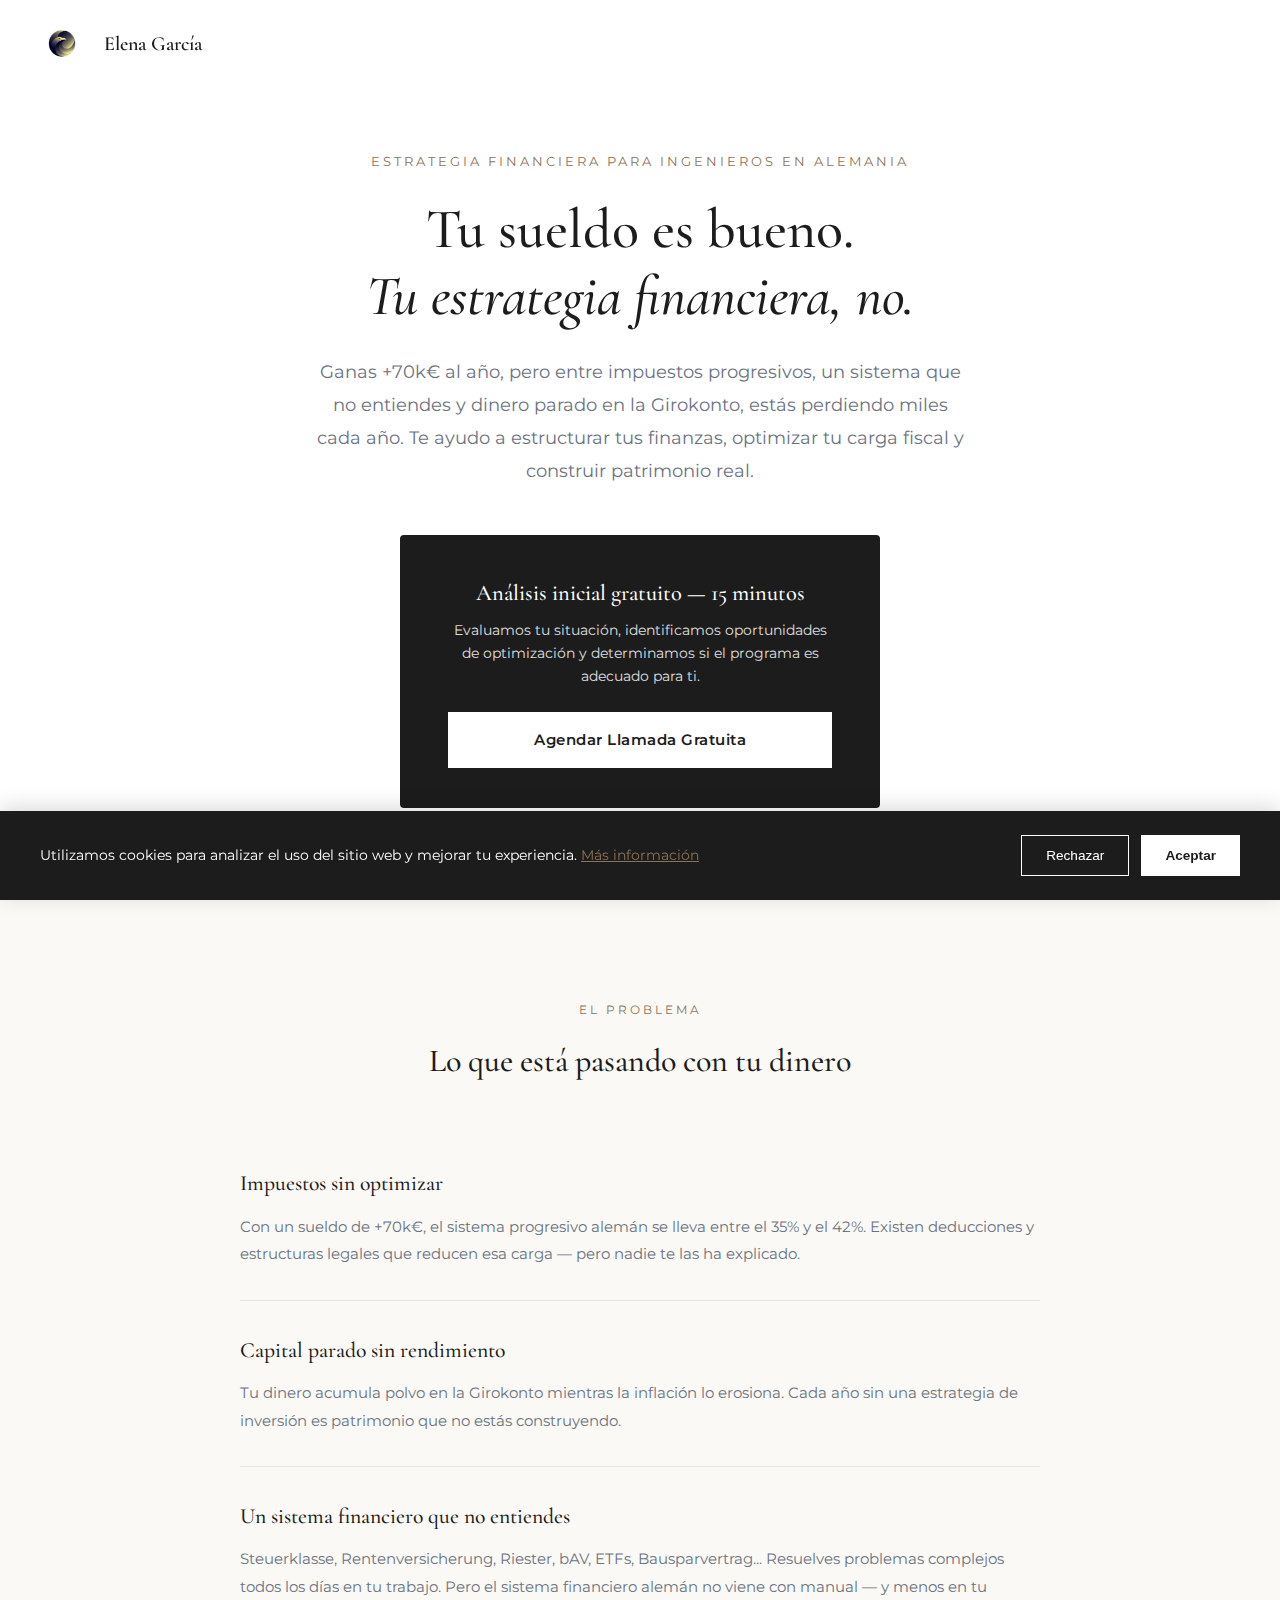
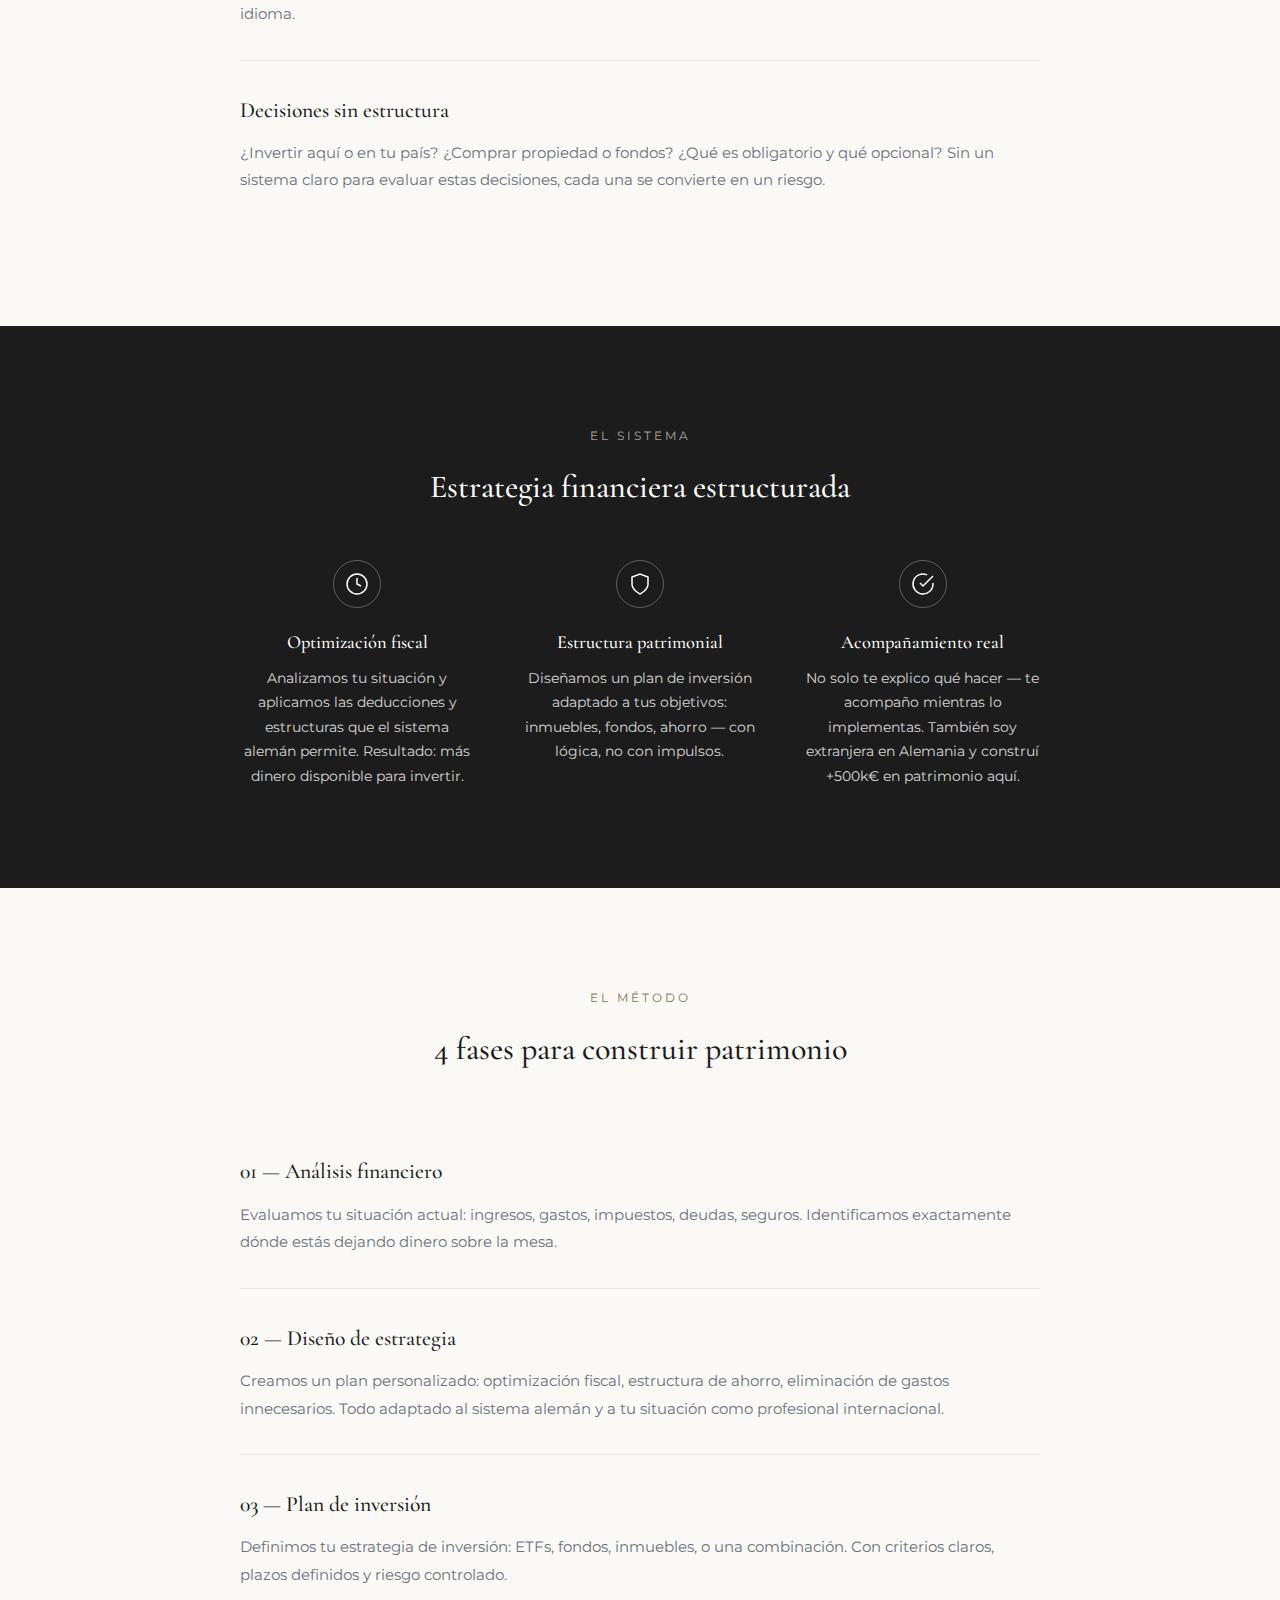
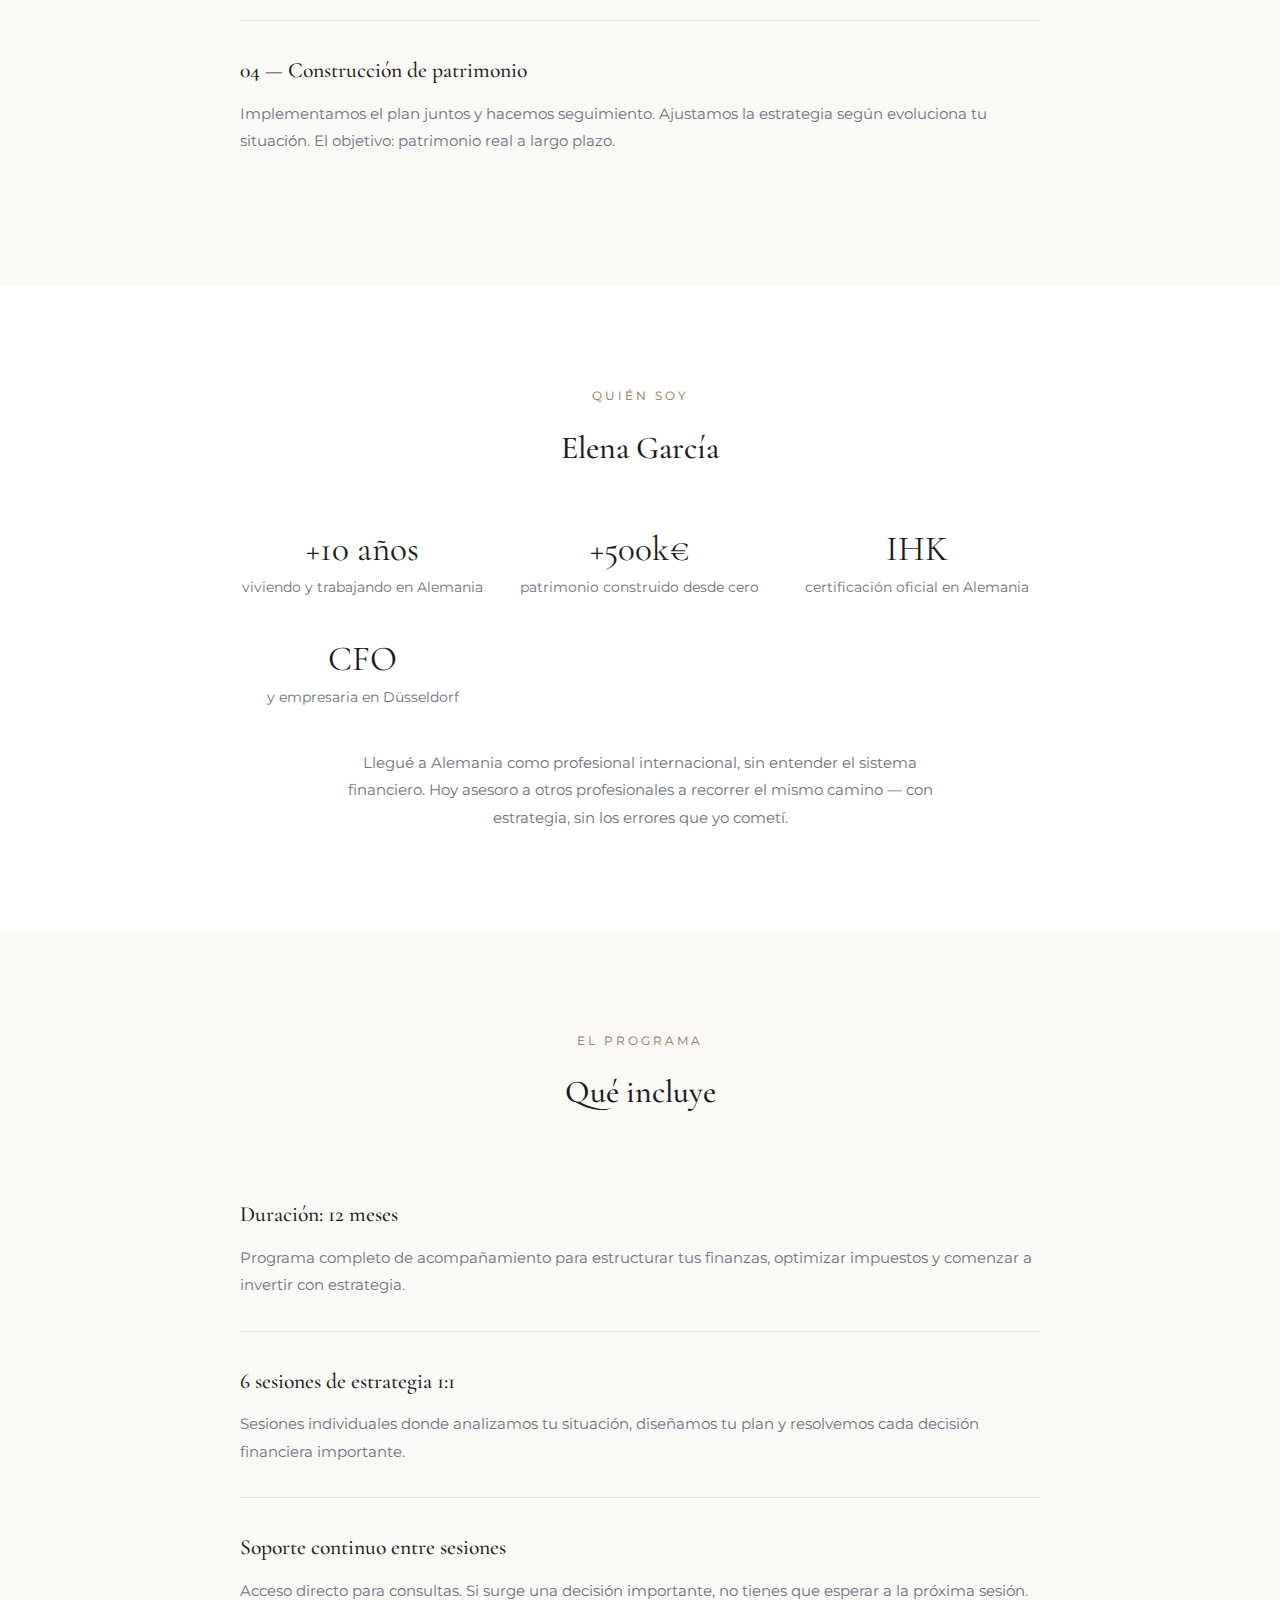
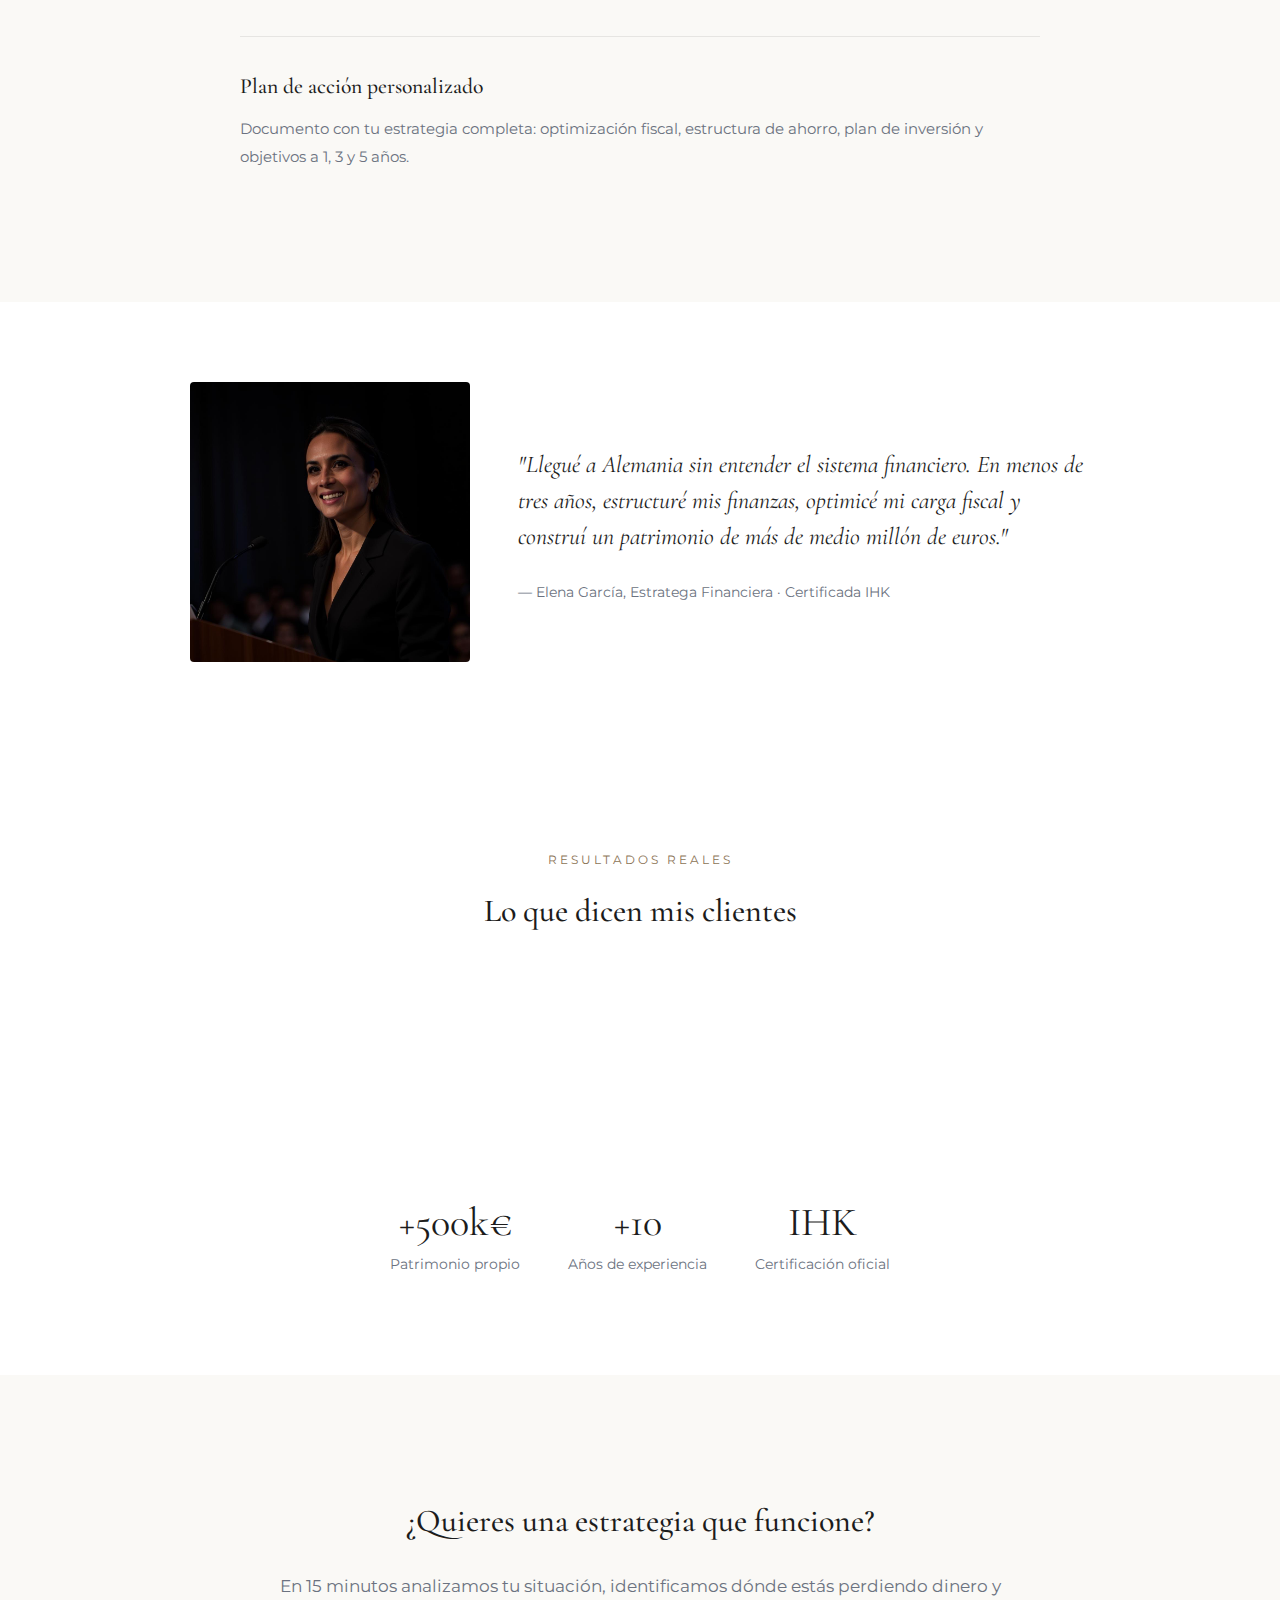
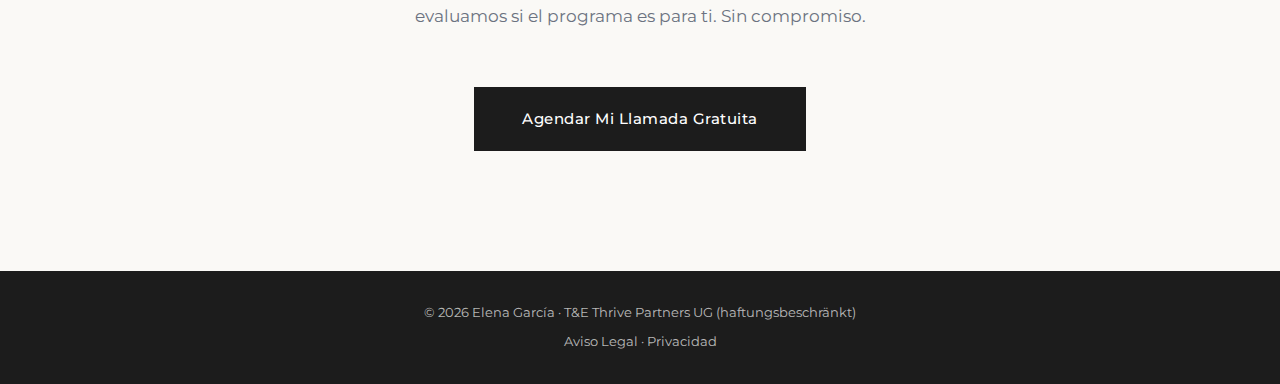
<file: ingenieros.html>
<!DOCTYPE html>
<html lang="es">
<head>
    <!-- Cookie Consent -->
    <script src="js/cookie-consent.js" defer></script>
    <meta charset="UTF-8">
    <meta name="viewport" content="width=device-width, initial-scale=1.0">
    <title>Para Ingenieros | Elena García</title>
    <meta name="description" content="Estrategia financiera para ingenieros en Alemania. Optimiza impuestos, estructura inversiones y construye patrimonio real.">
    <link rel="preconnect" href="https://fonts.googleapis.com">
    <link rel="preconnect" href="https://fonts.gstatic.com" crossorigin>
    <link href="https://fonts.googleapis.com/css2?family=Cormorant+Garamond:ital,wght@0,400;0,500;0,600;0,700;1,400;1,500&family=Montserrat:wght@300;400;500;600&display=swap" rel="stylesheet">
    <link rel="stylesheet" href="styles.css">
    <style>
        :root {
            --color-primary: #1C1C1C;
            --color-accent: #8B7355;
            --color-cream: #FAF9F6;
            --color-gray: #6b7280;
            --font-heading: 'Cormorant Garamond', serif;
            --font-body: 'Montserrat', sans-serif;
        }
        
        body {
            font-family: var(--font-body);
            color: var(--color-primary);
            line-height: 1.6;
        }
        
        .landing-nav {
            padding: 1.5rem 2rem;
            position: fixed;
            width: 100%;
            top: 0;
            z-index: 100;
            background: rgba(255,255,255,0.95);
            backdrop-filter: blur(10px);
            box-sizing: border-box;
        }
        .nav-logo {
            display: flex;
            align-items: center;
            gap: 0.75rem;
            text-decoration: none;
            color: var(--color-primary);
            font-family: var(--font-heading);
            font-size: 1.25rem;
        }
        .logo-img {
            height: 40px;
            width: auto;
        }
        
        .landing-hero {
            min-height: 100vh;
            display: flex;
            align-items: center;
            padding: 140px 2rem 80px;
            background: linear-gradient(rgba(255,255,255,0.93), rgba(255,255,255,0.96)), url('https://images.unsplash.com/photo-1581091226825-a6a2a5aee158?w=1600') center/cover no-repeat;
        }
        .landing-hero-content {
            max-width: 850px;
            margin: 0 auto;
            text-align: center;
        }
        .hero-label {
            text-transform: uppercase;
            letter-spacing: 3px;
            font-size: 0.8rem;
            color: var(--color-accent);
            margin-bottom: 1.5rem;
        }
        .landing-hero h1 {
            font-family: var(--font-heading);
            font-size: clamp(2.2rem, 5vw, 3.5rem);
            font-weight: 500;
            line-height: 1.2;
            margin-bottom: 1.5rem;
            color: var(--color-primary);
        }
        .landing-hero h1 em {
            font-style: italic;
        }
        .landing-hero .subtitle {
            font-size: 1.15rem;
            color: var(--color-gray);
            margin-bottom: 3rem;
            line-height: 1.8;
            max-width: 650px;
            margin-left: auto;
            margin-right: auto;
        }
        
        .landing-cta-box {
            background: var(--color-primary);
            color: white;
            padding: 2.5rem 3rem;
            border-radius: 4px;
            max-width: 480px;
            margin: 0 auto;
        }
        .landing-cta-box h3 {
            font-family: var(--font-heading);
            font-size: 1.4rem;
            margin-bottom: 0.5rem;
            font-weight: 500;
        }
        .landing-cta-box p {
            opacity: 0.85;
            margin-bottom: 1.5rem;
            font-size: 0.9rem;
        }
        .btn-landing {
            display: inline-block;
            background: white;
            color: var(--color-primary);
            width: 100%;
            padding: 1rem 2rem;
            font-weight: 600;
            text-decoration: none;
            text-align: center;
            font-size: 0.95rem;
            letter-spacing: 0.5px;
            transition: all 0.3s ease;
            box-sizing: border-box;
        }
        .btn-landing:hover {
            background: var(--color-cream);
        }
        
        .landing-section {
            padding: 100px 2rem;
        }
        .landing-section.cream {
            background: var(--color-cream);
        }
        .landing-section.dark {
            background: var(--color-primary);
            color: white;
        }
        .landing-container {
            max-width: 800px;
            margin: 0 auto;
        }
        
        .section-label {
            text-transform: uppercase;
            letter-spacing: 3px;
            font-size: 0.75rem;
            color: var(--color-accent);
            margin-bottom: 1rem;
            text-align: center;
        }
        .landing-section.dark .section-label {
            color: rgba(255,255,255,0.6);
        }
        .section-title {
            font-family: var(--font-heading);
            font-size: 2rem;
            font-weight: 500;
            text-align: center;
            margin-bottom: 3rem;
        }
        
        .pain-list {
            list-style: none;
            padding: 0;
            margin: 0;
        }
        .pain-item {
            padding: 2rem 0;
            border-bottom: 1px solid rgba(0,0,0,0.08);
        }
        .pain-item:last-child {
            border-bottom: none;
        }
        .pain-item h3 {
            font-family: var(--font-heading);
            font-size: 1.35rem;
            font-weight: 500;
            margin-bottom: 0.75rem;
            color: var(--color-primary);
        }
        .pain-item p {
            color: var(--color-gray);
            line-height: 1.8;
            font-size: 0.95rem;
        }
        
        .solution-grid {
            display: grid;
            grid-template-columns: repeat(3, 1fr);
            gap: 3rem;
            margin-top: 3rem;
        }
        @media (max-width: 768px) {
            .solution-grid {
                grid-template-columns: 1fr;
                gap: 2rem;
            }
        }
        .solution-item {
            text-align: center;
        }
        .solution-icon {
            width: 48px;
            height: 48px;
            margin: 0 auto 1.25rem;
            border: 1px solid rgba(255,255,255,0.3);
            border-radius: 50%;
            display: flex;
            align-items: center;
            justify-content: center;
        }
        .solution-icon svg {
            width: 24px;
            height: 24px;
            stroke: white;
            fill: none;
            stroke-width: 1.5;
        }
        .solution-item h4 {
            font-family: var(--font-heading);
            font-size: 1.15rem;
            font-weight: 500;
            margin-bottom: 0.5rem;
        }
        .solution-item p {
            opacity: 0.8;
            font-size: 0.9rem;
            line-height: 1.7;
        }
        
        .quote-section {
            padding: 80px 2rem;
            background: white;
        }
        .quote-grid {
            display: grid;
            grid-template-columns: 280px 1fr;
            gap: 3rem;
            align-items: center;
            max-width: 900px;
            margin: 0 auto;
        }
        @media (max-width: 768px) {
            .quote-grid {
                grid-template-columns: 1fr;
                text-align: center;
            }
            .quote-image {
                max-width: 250px;
                margin: 0 auto;
            }
        }
        .quote-image img {
            width: 100%;
            height: auto;
            border-radius: 4px;
        }
        .quote-content blockquote {
            font-family: var(--font-heading);
            font-size: 1.5rem;
            font-style: italic;
            color: var(--color-primary);
            margin: 0 0 1.5rem;
            line-height: 1.5;
        }
        .quote-content cite {
            color: var(--color-gray);
            font-size: 0.9rem;
            font-style: normal;
        }
        
        .final-cta {
            background: var(--color-cream);
            padding: 120px 2rem;
            text-align: center;
        }
        .final-cta h2 {
            font-family: var(--font-heading);
            font-size: 2rem;
            font-weight: 500;
            margin-bottom: 1.5rem;
            color: var(--color-primary);
        }
        .final-cta p {
            color: var(--color-gray);
            margin-bottom: 3.5rem;
            font-size: 1.05rem;
            line-height: 1.8;
        }
        .btn-primary-landing {
            display: inline-block;
            background: var(--color-primary);
            color: white;
            padding: 1.25rem 3rem;
            font-size: 0.95rem;
            font-weight: 500;
            text-decoration: none;
            letter-spacing: 0.5px;
            transition: all 0.3s ease;
        }
        .btn-primary-landing:hover {
            background: #333;
        }
        
        .landing-footer {
            background: var(--color-primary);
            color: rgba(255,255,255,0.7);
            padding: 2rem;
            text-align: center;
            font-size: 0.8rem;
        }
        .landing-footer a {
            color: rgba(255,255,255,0.7);
            text-decoration: none;
        }
        .landing-footer a:hover {
            color: white;
        }
    </style>
</head>
<body>
    <!-- Nav -->
    <nav class="landing-nav">
        <a href="#" class="nav-logo">
            <img src="images/logo.png" alt="Elena García" class="logo-img">
            <span>Elena García</span>
        </a>
    </nav>

    <!-- Hero -->
    <section class="landing-hero">
        <div class="landing-hero-content">
            <p class="hero-label">Estrategia Financiera para Ingenieros en Alemania</p>
            <h1>Tu sueldo es bueno.<br><em>Tu estrategia financiera, no.</em></h1>
            <p class="subtitle">Ganas +70k€ al año, pero entre impuestos progresivos, un sistema que no entiendes y dinero parado en la Girokonto, estás perdiendo miles cada año. Te ayudo a estructurar tus finanzas, optimizar tu carga fiscal y construir patrimonio real.</p>
            
            <div class="landing-cta-box">
                <h3>Análisis inicial gratuito — 15 minutos</h3>
                <p>Evaluamos tu situación, identificamos oportunidades de optimización y determinamos si el programa es adecuado para ti.</p>
                <a href="https://calendly.com/info-i0c/new-meeting" class="btn-landing" target="_blank" rel="noopener">Agendar Llamada Gratuita</a>
            </div>
        </div>
    </section>

    <!-- Pain Section -->
    <section class="landing-section cream">
        <div class="landing-container">
            <p class="section-label">El Problema</p>
            <h2 class="section-title">Lo que está pasando con tu dinero</h2>
            
            <ul class="pain-list">
                <li class="pain-item">
                    <h3>Impuestos sin optimizar</h3>
                    <p>Con un sueldo de +70k€, el sistema progresivo alemán se lleva entre el 35% y el 42%. Existen deducciones y estructuras legales que reducen esa carga — pero nadie te las ha explicado.</p>
                </li>
                <li class="pain-item">
                    <h3>Capital parado sin rendimiento</h3>
                    <p>Tu dinero acumula polvo en la Girokonto mientras la inflación lo erosiona. Cada año sin una estrategia de inversión es patrimonio que no estás construyendo.</p>
                </li>
                <li class="pain-item">
                    <h3>Un sistema financiero que no entiendes</h3>
                    <p>Steuerklasse, Rentenversicherung, Riester, bAV, ETFs, Bausparvertrag... Resuelves problemas complejos todos los días en tu trabajo. Pero el sistema financiero alemán no viene con manual — y menos en tu idioma.</p>
                </li>
                <li class="pain-item">
                    <h3>Decisiones sin estructura</h3>
                    <p>¿Invertir aquí o en tu país? ¿Comprar propiedad o fondos? ¿Qué es obligatorio y qué opcional? Sin un sistema claro para evaluar estas decisiones, cada una se convierte en un riesgo.</p>
                </li>
            </ul>
        </div>
    </section>

    <!-- Solution Section -->
    <section class="landing-section dark">
        <div class="landing-container">
            <p class="section-label">El Sistema</p>
            <h2 class="section-title">Estrategia financiera estructurada</h2>
            
            <div class="solution-grid">
                <div class="solution-item">
                    <div class="solution-icon">
                        <svg viewBox="0 0 24 24"><circle cx="12" cy="12" r="10"/><path d="M12 6v6l4 2"/></svg>
                    </div>
                    <h4>Optimización fiscal</h4>
                    <p>Analizamos tu situación y aplicamos las deducciones y estructuras que el sistema alemán permite. Resultado: más dinero disponible para invertir.</p>
                </div>
                <div class="solution-item">
                    <div class="solution-icon">
                        <svg viewBox="0 0 24 24"><path d="M12 22s8-4 8-10V5l-8-3-8 3v7c0 6 8 10 8 10z"/></svg>
                    </div>
                    <h4>Estructura patrimonial</h4>
                    <p>Diseñamos un plan de inversión adaptado a tus objetivos: inmuebles, fondos, ahorro — con lógica, no con impulsos.</p>
                </div>
                <div class="solution-item">
                    <div class="solution-icon">
                        <svg viewBox="0 0 24 24"><path d="M22 11.08V12a10 10 0 1 1-5.93-9.14"/><polyline points="22 4 12 14.01 9 11.01"/></svg>
                    </div>
                    <h4>Acompañamiento real</h4>
                    <p>No solo te explico qué hacer — te acompaño mientras lo implementas. También soy extranjera en Alemania y construí +500k€ en patrimonio aquí.</p>
                </div>
            </div>
        </div>
    </section>

    <!-- Method -->
    <section class="landing-section cream">
        <div class="landing-container">
            <p class="section-label">El Método</p>
            <h2 class="section-title">4 fases para construir patrimonio</h2>
            
            <ul class="pain-list">
                <li class="pain-item">
                    <h3>01 — Análisis financiero</h3>
                    <p>Evaluamos tu situación actual: ingresos, gastos, impuestos, deudas, seguros. Identificamos exactamente dónde estás dejando dinero sobre la mesa.</p>
                </li>
                <li class="pain-item">
                    <h3>02 — Diseño de estrategia</h3>
                    <p>Creamos un plan personalizado: optimización fiscal, estructura de ahorro, eliminación de gastos innecesarios. Todo adaptado al sistema alemán y a tu situación como profesional internacional.</p>
                </li>
                <li class="pain-item">
                    <h3>03 — Plan de inversión</h3>
                    <p>Definimos tu estrategia de inversión: ETFs, fondos, inmuebles, o una combinación. Con criterios claros, plazos definidos y riesgo controlado.</p>
                </li>
                <li class="pain-item">
                    <h3>04 — Construcción de patrimonio</h3>
                    <p>Implementamos el plan juntos y hacemos seguimiento. Ajustamos la estrategia según evoluciona tu situación. El objetivo: patrimonio real a largo plazo.</p>
                </li>
            </ul>
        </div>
    </section>

    <!-- Authority -->
    <section class="landing-section">
        <div class="landing-container" style="text-align: center;">
            <p class="section-label">Quién soy</p>
            <h2 class="section-title">Elena García</h2>
            <div style="display: grid; grid-template-columns: repeat(auto-fit, minmax(200px, 1fr)); gap: 2rem; margin-top: 2rem;">
                <div>
                    <p style="font-family: var(--font-heading); font-size: 2.2rem; color: var(--color-primary); margin: 0;">+10 años</p>
                    <p style="color: var(--color-gray); font-size: 0.85rem;">viviendo y trabajando en Alemania</p>
                </div>
                <div>
                    <p style="font-family: var(--font-heading); font-size: 2.2rem; color: var(--color-primary); margin: 0;">+500k€</p>
                    <p style="color: var(--color-gray); font-size: 0.85rem;">patrimonio construido desde cero</p>
                </div>
                <div>
                    <p style="font-family: var(--font-heading); font-size: 2.2rem; color: var(--color-primary); margin: 0;">IHK</p>
                    <p style="color: var(--color-gray); font-size: 0.85rem;">certificación oficial en Alemania</p>
                </div>
                <div>
                    <p style="font-family: var(--font-heading); font-size: 2.2rem; color: var(--color-primary); margin: 0;">CFO</p>
                    <p style="color: var(--color-gray); font-size: 0.85rem;">y empresaria en Düsseldorf</p>
                </div>
            </div>
            <p style="color: var(--color-gray); max-width: 600px; margin: 2.5rem auto 0; line-height: 1.8; font-size: 0.95rem;">Llegué a Alemania como profesional internacional, sin entender el sistema financiero. Hoy asesoro a otros profesionales a recorrer el mismo camino — con estrategia, sin los errores que yo cometí.</p>
        </div>
    </section>

    <!-- Offer Details -->
    <section class="landing-section cream">
        <div class="landing-container">
            <p class="section-label">El Programa</p>
            <h2 class="section-title">Qué incluye</h2>
            
            <ul class="pain-list">
                <li class="pain-item">
                    <h3>Duración: 12 meses</h3>
                    <p>Programa completo de acompañamiento para estructurar tus finanzas, optimizar impuestos y comenzar a invertir con estrategia.</p>
                </li>
                <li class="pain-item">
                    <h3>6 sesiones de estrategia 1:1</h3>
                    <p>Sesiones individuales donde analizamos tu situación, diseñamos tu plan y resolvemos cada decisión financiera importante.</p>
                </li>
                <li class="pain-item">
                    <h3>Soporte continuo entre sesiones</h3>
                    <p>Acceso directo para consultas. Si surge una decisión importante, no tienes que esperar a la próxima sesión.</p>
                </li>
                <li class="pain-item">
                    <h3>Plan de acción personalizado</h3>
                    <p>Documento con tu estrategia completa: optimización fiscal, estructura de ahorro, plan de inversión y objetivos a 1, 3 y 5 años.</p>
                </li>
            </ul>
        </div>
    </section>

    <!-- Quote -->
    <section class="quote-section">
        <div class="quote-grid">
            <div class="quote-image">
                <img src="images/elena-speaking.jpg" alt="Elena García">
            </div>
            <div class="quote-content">
                <blockquote>"Llegué a Alemania sin entender el sistema financiero. En menos de tres años, estructuré mis finanzas, optimicé mi carga fiscal y construí un patrimonio de más de medio millón de euros."</blockquote>
                <cite>— Elena García, Estratega Financiera · Certificada IHK</cite>
            </div>
        </div>
    </section>

    <!-- Social Proof -->
    <section class="landing-section">
        <div class="landing-container">
            <p class="section-label">Resultados Reales</p>
            <h2 class="section-title">Lo que dicen mis clientes</h2>
            
            <div class="testimonials-embed" style="margin-top: 2rem;">
                <iframe id="testimonialto-ingenieros" src="https://embed-v2.testimonial.to/carousel/all/business-communications-growth-strategies?id=43bd7984-4958-4c8e-8a8e-36bd036c9ba0" frameborder="0" scrolling="no" width="100%"></iframe>
                <script type="text/javascript" src="https://testimonial.to/js/iframeResizer.min.js"></script>
                <script type="text/javascript">iFrameResize({log: false, checkOrigin: false}, '#testimonialto-ingenieros');</script>
            </div>
            
            <div style="display: flex; justify-content: center; gap: 3rem; margin-top: 3rem; flex-wrap: wrap; text-align: center;">
                <div>
                    <p style="font-family: var(--font-heading); font-size: 2.5rem; color: var(--color-primary); margin: 0;">+500k€</p>
                    <p style="color: var(--color-gray); font-size: 0.85rem;">Patrimonio propio</p>
                </div>
                <div>
                    <p style="font-family: var(--font-heading); font-size: 2.5rem; color: var(--color-primary); margin: 0;">+10</p>
                    <p style="color: var(--color-gray); font-size: 0.85rem;">Años de experiencia</p>
                </div>
                <div>
                    <p style="font-family: var(--font-heading); font-size: 2.5rem; color: var(--color-primary); margin: 0;">IHK</p>
                    <p style="color: var(--color-gray); font-size: 0.85rem;">Certificación oficial</p>
                </div>
            </div>
        </div>
    </section>

    <!-- Final CTA -->
    <section class="final-cta">
        <div class="landing-container">
            <h2>¿Quieres una estrategia que funcione?</h2>
            <p>En 15 minutos analizamos tu situación, identificamos dónde estás perdiendo dinero y evaluamos si el programa es para ti. Sin compromiso.</p>
            <a href="https://calendly.com/info-i0c/new-meeting" class="btn-primary-landing" target="_blank" rel="noopener">Agendar Mi Llamada Gratuita</a>
        </div>
    </section>

    <!-- Footer -->
    <footer class="landing-footer">
        <p>© 2026 Elena García · T&E Thrive Partners UG (haftungsbeschränkt)</p>
        <p style="margin-top: 0.5rem;"><a href="impressum.html">Aviso Legal</a> · <a href="datenschutz.html">Privacidad</a></p>
    </footer>
<!-- Cookie Banner -->
    <div id="cookie-banner" style="display: none; position: fixed; bottom: 0; left: 0; right: 0; background: #1C1C1C; color: white; padding: 1.5rem 2rem; z-index: 9999; box-shadow: 0 -4px 20px rgba(0,0,0,0.15);">
        <div style="max-width: 1200px; margin: 0 auto; display: flex; flex-wrap: wrap; align-items: center; justify-content: space-between; gap: 1rem;">
            <p style="margin: 0; flex: 1; min-width: 280px; font-size: 0.9rem; line-height: 1.6;">
                Utilizamos cookies para analizar el uso del sitio web y mejorar tu experiencia. 
                <a href="datenschutz.html" style="color: #8B7355; text-decoration: underline;">Más información</a>
            </p>
            <div style="display: flex; gap: 0.75rem;">
                <button onclick="cookieConsent.decline()" style="padding: 0.75rem 1.5rem; background: transparent; border: 1px solid white; color: white; cursor: pointer; font-size: 0.85rem;">Rechazar</button>
                <button onclick="cookieConsent.accept()" style="padding: 0.75rem 1.5rem; background: white; border: none; color: #1C1C1C; cursor: pointer; font-size: 0.85rem; font-weight: 600;">Aceptar</button>
            </div>
        </div>
    </div>
</body>
</html>
</file>
<file: styles.css>
/* ===== Variables ===== */
:root {
    --color-primary: #1a5a5a;
    --color-primary-dark: #0d3d3d;
    --color-primary-light: #2a7a7a;
    --color-accent: #c9a962;
    --color-text: #1a1a1a;
    --color-text-light: #666666;
    --color-text-inverse: #ffffff;
    --color-bg: #ffffff;
    --color-bg-light: #f8f9fa;
    --color-bg-dark: #1a5a5a;
    --color-border: #e5e5e5;
    
    --font-family: 'Inter', -apple-system, BlinkMacSystemFont, 'Segoe UI', sans-serif;
    --font-size-base: 16px;
    --line-height: 1.6;
    
    --spacing-xs: 0.5rem;
    --spacing-sm: 1rem;
    --spacing-md: 2rem;
    --spacing-lg: 4rem;
    --spacing-xl: 6rem;
    
    --max-width: 1200px;
    --border-radius: 8px;
    --transition: 0.3s ease;
}

/* ===== Reset ===== */
*, *::before, *::after {
    box-sizing: border-box;
    margin: 0;
    padding: 0;
}

html {
    scroll-behavior: smooth;
}

body {
    font-family: var(--font-family);
    font-size: var(--font-size-base);
    line-height: var(--line-height);
    color: var(--color-text);
    background-color: var(--color-bg);
    -webkit-font-smoothing: antialiased;
}

img {
    max-width: 100%;
    height: auto;
}

a {
    color: inherit;
    text-decoration: none;
}

ul {
    list-style: none;
}

/* ===== Container ===== */
.container {
    max-width: var(--max-width);
    margin: 0 auto;
    padding: 0 var(--spacing-md);
}

/* ===== Navigation ===== */
.nav {
    position: fixed;
    top: 0;
    left: 0;
    right: 0;
    background: rgba(255, 255, 255, 0.95);
    backdrop-filter: blur(10px);
    z-index: 1000;
    border-bottom: 1px solid var(--color-border);
}

.nav-container {
    max-width: var(--max-width);
    margin: 0 auto;
    padding: 0 var(--spacing-md);
    display: flex;
    align-items: center;
    justify-content: space-between;
    height: 72px;
}

.nav-logo {
    font-weight: 600;
    font-size: 1.25rem;
    color: var(--color-primary);
}

.nav-menu {
    display: flex;
    align-items: center;
    gap: var(--spacing-md);
}

.nav-menu a {
    font-size: 0.95rem;
    font-weight: 500;
    color: var(--color-text);
    transition: color var(--transition);
}

.nav-menu a:hover {
    color: var(--color-primary);
}

.nav-cta {
    background: var(--color-primary);
    color: var(--color-text-inverse) !important;
    padding: 0.75rem 1.5rem;
    border-radius: var(--border-radius);
    transition: background var(--transition);
}

.nav-cta:hover {
    background: var(--color-primary-dark);
}

.nav-toggle {
    display: none;
    flex-direction: column;
    gap: 5px;
    background: none;
    border: none;
    cursor: pointer;
    padding: 5px;
}

.nav-toggle span {
    width: 24px;
    height: 2px;
    background: var(--color-text);
    transition: var(--transition);
}

/* ===== Buttons ===== */
.btn {
    display: inline-block;
    padding: 1rem 2rem;
    font-size: 1rem;
    font-weight: 600;
    text-align: center;
    border-radius: var(--border-radius);
    transition: all var(--transition);
    cursor: pointer;
    border: none;
}

.btn-primary {
    background: var(--color-primary);
    color: var(--color-text-inverse);
}

.btn-primary:hover {
    background: var(--color-primary-dark);
    transform: translateY(-2px);
}

.btn-secondary {
    background: transparent;
    color: var(--color-primary);
    border: 2px solid var(--color-primary);
}

.btn-secondary:hover {
    background: var(--color-primary);
    color: var(--color-text-inverse);
}

.btn-white {
    background: var(--color-bg);
    color: var(--color-primary);
}

.btn-white:hover {
    background: var(--color-bg-light);
    transform: translateY(-2px);
}

/* ===== Hero ===== */
.hero {
    min-height: 100vh;
    display: flex;
    align-items: center;
    padding-top: 72px;
    background: linear-gradient(135deg, var(--color-bg) 0%, var(--color-bg-light) 100%);
}

.hero-content {
    max-width: 800px;
}

.hero h1 {
    font-size: clamp(2.5rem, 6vw, 4rem);
    font-weight: 700;
    line-height: 1.1;
    margin-bottom: var(--spacing-md);
    color: var(--color-text);
}

.hero .highlight {
    color: var(--color-primary);
}

.hero-subtitle {
    font-size: 1.25rem;
    color: var(--color-text-light);
    margin-bottom: var(--spacing-md);
    max-width: 600px;
}

.hero-note {
    margin-top: var(--spacing-sm);
    font-size: 0.9rem;
    color: var(--color-text-light);
}

/* ===== Sections ===== */
.section {
    padding: var(--spacing-xl) 0;
}

.section-light {
    background: var(--color-bg-light);
}

.section-dark {
    background: var(--color-bg-dark);
    color: var(--color-text-inverse);
}

.section-title {
    font-size: clamp(1.75rem, 4vw, 2.5rem);
    font-weight: 700;
    margin-bottom: var(--spacing-sm);
    text-align: center;
}

.section-subtitle {
    font-size: 1.1rem;
    color: var(--color-text-light);
    text-align: center;
    max-width: 600px;
    margin: 0 auto var(--spacing-lg);
}

/* ===== Problems Grid ===== */
.problems-grid {
    display: grid;
    grid-template-columns: repeat(auto-fit, minmax(250px, 1fr));
    gap: var(--spacing-md);
    margin-top: var(--spacing-lg);
}

.problem-card {
    background: var(--color-bg);
    padding: var(--spacing-md);
    border-radius: var(--border-radius);
    box-shadow: 0 2px 10px rgba(0, 0, 0, 0.05);
}

.problem-icon {
    font-size: 2rem;
    margin-bottom: var(--spacing-sm);
}

.problem-card h3 {
    font-size: 1.1rem;
    margin-bottom: var(--spacing-xs);
}

.problem-card p {
    font-size: 0.95rem;
    color: var(--color-text-light);
}

/* ===== Solution Steps ===== */
.solution-content {
    max-width: 800px;
    margin: 0 auto;
}

.solution-intro {
    font-size: 1.2rem;
    text-align: center;
    color: var(--color-text-light);
    margin-bottom: var(--spacing-lg);
}

.solution-steps {
    display: flex;
    flex-direction: column;
    gap: var(--spacing-md);
}

.step {
    display: flex;
    gap: var(--spacing-md);
    align-items: flex-start;
}

.step-number {
    font-size: 2rem;
    font-weight: 700;
    color: var(--color-primary);
    opacity: 0.3;
    min-width: 60px;
}

.step-content h3 {
    font-size: 1.2rem;
    margin-bottom: var(--spacing-xs);
}

.step-content p {
    color: var(--color-text-light);
}

/* ===== Services Grid ===== */
.services-grid {
    display: grid;
    grid-template-columns: repeat(auto-fit, minmax(300px, 1fr));
    gap: var(--spacing-md);
}

.service-card {
    background: var(--color-bg);
    padding: var(--spacing-md);
    border-radius: var(--border-radius);
    box-shadow: 0 2px 10px rgba(0, 0, 0, 0.05);
    display: flex;
    flex-direction: column;
    position: relative;
}

.service-card.featured {
    border: 2px solid var(--color-primary);
    transform: scale(1.02);
}

.service-badge {
    position: absolute;
    top: -12px;
    left: var(--spacing-md);
    background: var(--color-accent);
    color: var(--color-text);
    font-size: 0.75rem;
    font-weight: 600;
    padding: 0.25rem 0.75rem;
    border-radius: 20px;
}

.service-card h3 {
    font-size: 1.25rem;
    margin-bottom: var(--spacing-xs);
    margin-top: var(--spacing-sm);
}

.service-price {
    font-size: 2rem;
    font-weight: 700;
    color: var(--color-primary);
}

.service-duration {
    font-size: 0.9rem;
    color: var(--color-text-light);
    margin-bottom: var(--spacing-md);
}

.service-features {
    flex-grow: 1;
    margin-bottom: var(--spacing-md);
}

.service-features li {
    padding: 0.5rem 0;
    border-bottom: 1px solid var(--color-border);
    font-size: 0.95rem;
}

.service-features li:last-child {
    border-bottom: none;
}

.service-note {
    font-size: 0.85rem;
    color: var(--color-text-light);
    font-style: italic;
    margin-bottom: var(--spacing-sm);
}

/* ===== About Section ===== */
.about-grid {
    display: grid;
    grid-template-columns: 1fr 1.5fr;
    gap: var(--spacing-lg);
    align-items: center;
}

.image-placeholder {
    aspect-ratio: 3/4;
    background: var(--color-bg-light);
    border-radius: var(--border-radius);
    display: flex;
    align-items: center;
    justify-content: center;
    color: var(--color-text-light);
    font-size: 1.25rem;
    border: 2px dashed var(--color-border);
}

.about-content h2 {
    font-size: clamp(1.5rem, 3vw, 2rem);
    margin-bottom: var(--spacing-md);
}

.about-content p {
    margin-bottom: var(--spacing-sm);
    color: var(--color-text-light);
}

.about-content strong {
    color: var(--color-text);
}

.credentials {
    display: flex;
    flex-wrap: wrap;
    gap: var(--spacing-md);
    margin-top: var(--spacing-md);
    padding-top: var(--spacing-md);
    border-top: 1px solid var(--color-border);
}

.credential {
    display: flex;
    align-items: center;
    gap: var(--spacing-xs);
    font-weight: 500;
}

.credential-icon {
    font-size: 1.25rem;
}

/* ===== Testimonials ===== */
.testimonials-grid {
    display: grid;
    grid-template-columns: repeat(auto-fit, minmax(300px, 1fr));
    gap: var(--spacing-md);
    margin-top: var(--spacing-lg);
}

.testimonial-card {
    background: var(--color-bg);
    padding: var(--spacing-md);
    border-radius: var(--border-radius);
    box-shadow: 0 2px 10px rgba(0, 0, 0, 0.05);
}

.testimonial-text {
    font-size: 1.05rem;
    font-style: italic;
    margin-bottom: var(--spacing-md);
    line-height: 1.7;
}

.testimonial-author {
    display: flex;
    align-items: center;
    gap: var(--spacing-sm);
}

.author-avatar {
    width: 48px;
    height: 48px;
    background: var(--color-primary);
    color: var(--color-text-inverse);
    border-radius: 50%;
    display: flex;
    align-items: center;
    justify-content: center;
    font-weight: 600;
}

.author-info {
    display: flex;
    flex-direction: column;
}

.author-info span {
    font-size: 0.9rem;
    color: var(--color-text-light);
}

/* ===== CTA Section ===== */
.cta-content {
    text-align: center;
    max-width: 600px;
    margin: 0 auto;
}

.cta-content h2 {
    font-size: clamp(1.75rem, 4vw, 2.5rem);
    margin-bottom: var(--spacing-sm);
}

.cta-content p {
    font-size: 1.1rem;
    opacity: 0.9;
    margin-bottom: var(--spacing-md);
}

.cta-note {
    margin-top: var(--spacing-sm);
    font-size: 0.9rem;
    opacity: 0.7;
}

/* ===== Footer ===== */
.footer {
    background: var(--color-text);
    color: var(--color-text-inverse);
    padding: var(--spacing-lg) 0 var(--spacing-md);
}

.footer-content {
    display: grid;
    grid-template-columns: 2fr 1fr 1fr;
    gap: var(--spacing-lg);
    margin-bottom: var(--spacing-lg);
}

.footer-brand strong {
    font-size: 1.25rem;
}

.footer-brand p {
    margin-top: var(--spacing-xs);
    opacity: 0.7;
    font-size: 0.9rem;
}

.footer-links {
    display: flex;
    flex-direction: column;
    gap: var(--spacing-xs);
}

.footer-links a {
    opacity: 0.7;
    transition: opacity var(--transition);
}

.footer-links a:hover {
    opacity: 1;
}

.footer-contact a {
    opacity: 0.7;
}

.footer-bottom {
    padding-top: var(--spacing-md);
    border-top: 1px solid rgba(255, 255, 255, 0.1);
    display: flex;
    justify-content: space-between;
    font-size: 0.85rem;
    opacity: 0.6;
}

/* ===== Mobile Responsive ===== */
@media (max-width: 768px) {
    .nav-menu {
        position: absolute;
        top: 72px;
        left: 0;
        right: 0;
        background: var(--color-bg);
        flex-direction: column;
        padding: var(--spacing-md);
        gap: var(--spacing-sm);
        display: none;
        border-bottom: 1px solid var(--color-border);
    }

    .nav-menu.active {
        display: flex;
    }

    .nav-toggle {
        display: flex;
    }

    .hero {
        min-height: auto;
        padding: calc(72px + var(--spacing-lg)) 0 var(--spacing-lg);
    }

    .hero h1 {
        font-size: 2rem;
    }

    .about-grid {
        grid-template-columns: 1fr;
    }

    .about-image {
        order: -1;
    }

    .image-placeholder {
        aspect-ratio: 4/3;
    }

    .service-card.featured {
        transform: none;
    }

    .footer-content {
        grid-template-columns: 1fr;
        gap: var(--spacing-md);
    }

    .footer-bottom {
        flex-direction: column;
        gap: var(--spacing-xs);
        text-align: center;
    }
}
</file>
